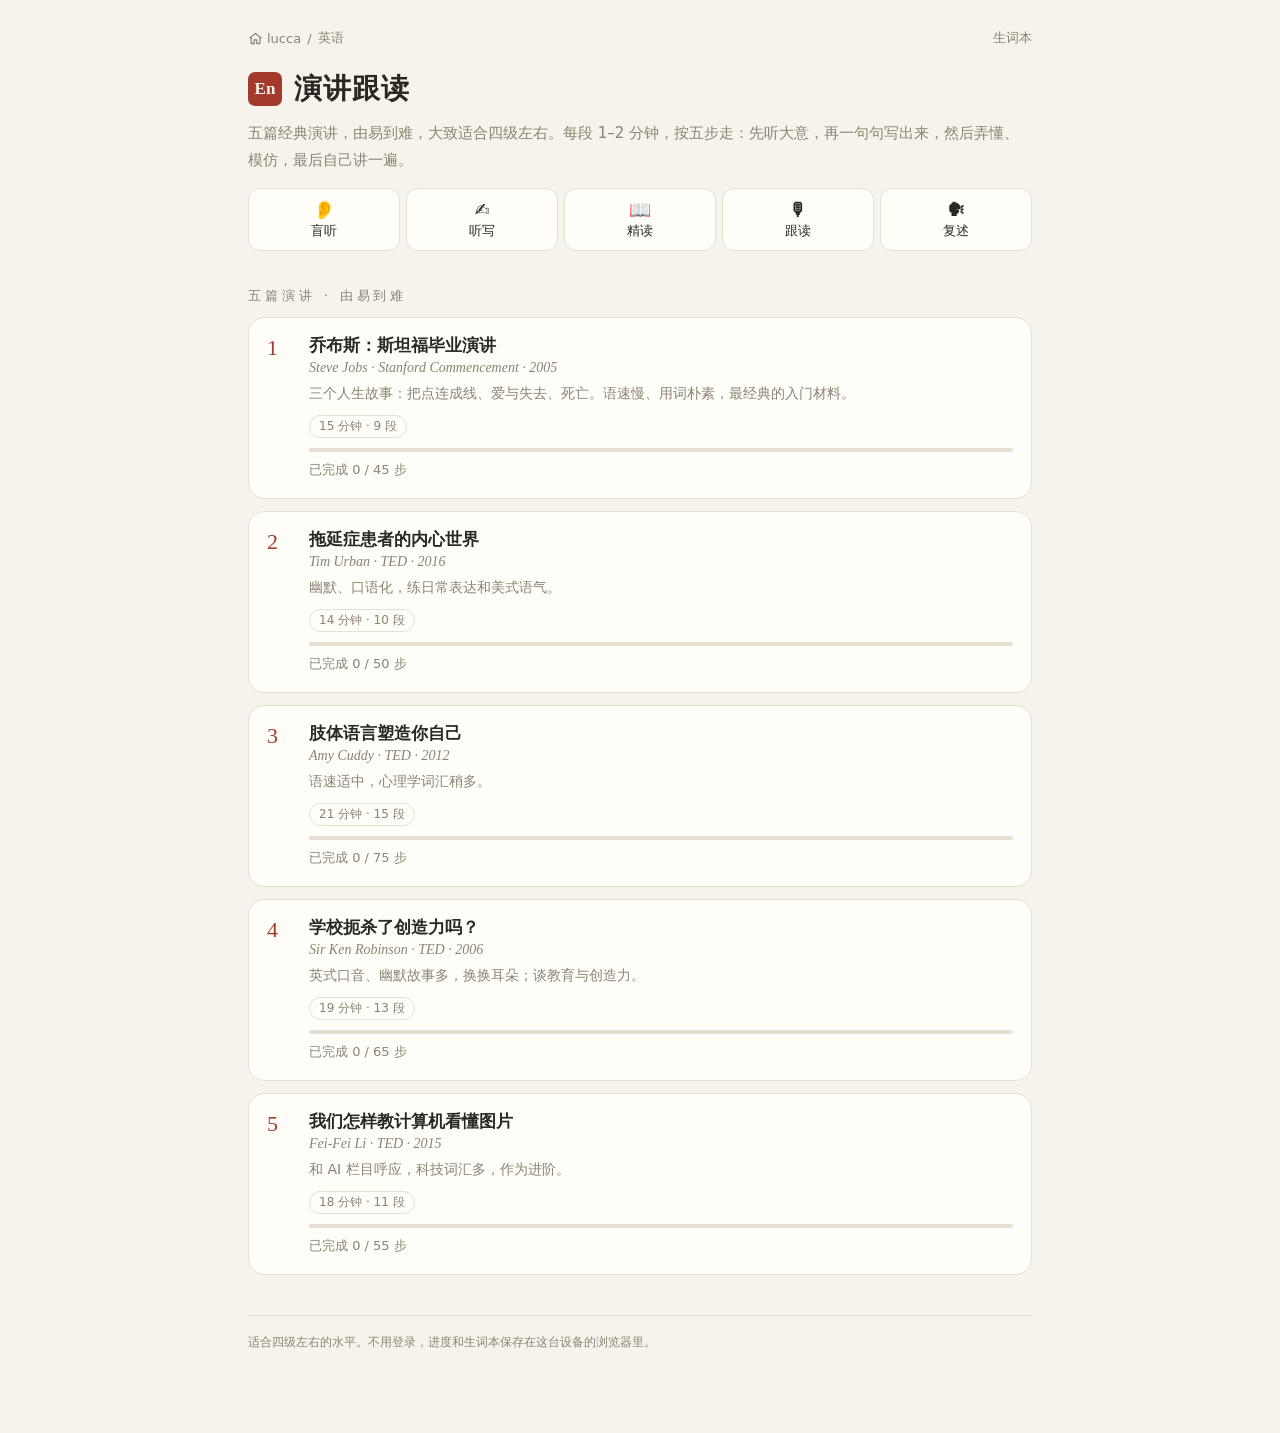
<file: site/index.html>
<!doctype html><html lang="zh-CN"><head>
<script>
var _hmt = _hmt || [];
(function () {
  var hm = document.createElement("script");
  hm.async = true;
  hm.src = "https://hm.baidu.com/hm.js?82534092f5051fd4adbfda616a3c2178";
  hm.onerror = function () {};
  var s = document.getElementsByTagName("script")[0];
  if (s && s.parentNode) s.parentNode.insertBefore(hm, s);
  else document.head.appendChild(hm);
})();
</script>
<meta charset="utf-8"><link rel="icon" href="/favicon.svg" type="image/svg+xml"><link rel="icon" href="/favicon.ico" sizes="any">
<meta name="viewport" content="width=device-width,initial-scale=1,viewport-fit=cover"><meta name="color-scheme" content="light dark"><meta name="theme-color" content="#f6f3ec" media="(prefers-color-scheme: light)"><meta name="theme-color" content="#16150f" media="(prefers-color-scheme: dark)">
<title>英语 · 演讲跟读</title><!--seo--><meta name="description" content="五篇英语演讲，由易到难，大致适合四级左右。每段 1–2 分钟：听大意、逐句听写、弄懂、模仿跟读、自己复述。"><link rel="canonical" href="https://en.lucca.top/"><meta property="og:type" content="website"><meta property="og:site_name" content="英语 · lucca"><meta property="og:title" content="英语 · 演讲跟读"><meta property="og:description" content="五篇英语演讲，由易到难，大致适合四级左右。每段 1–2 分钟：听大意、逐句听写、弄懂、模仿跟读、自己复述。"><meta property="og:url" content="https://en.lucca.top/"><meta property="og:locale" content="zh_CN"><meta property="og:image" content="https://en.lucca.top/og.png"><meta property="og:image:width" content="1200"><meta property="og:image:height" content="630"><meta property="og:image:alt" content="英语 · 演讲跟读"><meta name="twitter:card" content="summary_large_image"><meta name="twitter:image" content="https://en.lucca.top/og.png"><!--/seo-->
<link rel="stylesheet" href="assets/en.css">
</head><body>
<div class="wrap">
 <div class="crumb"><a class="home" href="https://www.lucca.top/" aria-label="回 lucca 首页"><svg viewBox="0 0 24 24" aria-hidden="true"><path d="M3 11l9-7 9 7M5 10v10h5v-6h4v6h5V10"/></svg><span>lucca</span></a><span>/</span><span>英语</span><span style="flex:1"></span><a href="vocab/">生词本 <b id="vc"></b></a></div>
 <div class="brand"><div class="seal">En</div><h1>演讲跟读</h1></div>
 <p class="tag">五篇经典演讲，由易到难，大致适合四级左右。每段 1–2 分钟，按五步走：先听大意，再一句句写出来，然后弄懂、模仿，最后自己讲一遍。</p>
 <div class="steps-intro"><div><b>👂</b>盲听</div><div><b>✍️</b>听写</div><div><b>📖</b>精读</div><div><b>🎙</b>跟读</div><div><b>🗣</b>复述</div></div>
 <div class="sec">五篇演讲 · 由易到难</div>
 <div class="list" id="list"></div>
 <div class="foot">适合四级左右的水平。不用登录，进度和生词本保存在这台设备的浏览器里。</div>
</div>
<script src="assets/core.js"></script>
<script>
/* 未完成只标「即将上线」，不写「已上线」或「可以读了」。 */
const T=[
 {n:1,href:'jobs/',zh:'乔布斯：斯坦福毕业演讲',en:'Steve Jobs · Stanford Commencement · 2005',d:'15 分钟 · 9 段',p:'三个人生故事：把点连成线、爱与失去、死亡。语速慢、用词朴素，最经典的入门材料。',live:true,slug:'jobs',segs:9},
 {n:2,href:'urban/',zh:'拖延症患者的内心世界',en:'Tim Urban · TED · 2016',d:'14 分钟 · 10 段',p:'幽默、口语化，练日常表达和美式语气。',live:true,slug:'urban',segs:10},
 {n:3,href:'cuddy/',zh:'肢体语言塑造你自己',en:'Amy Cuddy · TED · 2012',d:'21 分钟 · 15 段',p:'语速适中，心理学词汇稍多。',live:true,slug:'cuddy',segs:15},
 {n:4,href:'robinson/',zh:'学校扼杀了创造力吗？',en:'Sir Ken Robinson · TED · 2006',d:'19 分钟 · 13 段',p:'英式口音、幽默故事多，换换耳朵；谈教育与创造力。',live:true,slug:'robinson',segs:13},
 {n:5,href:'feifei/',zh:'我们怎样教计算机看懂图片',en:'Fei-Fei Li · TED · 2015',d:'18 分钟 · 11 段',p:'和 AI 栏目呼应，科技词汇多，作为进阶。',live:true,slug:'feifei',segs:11}];
const html=T.map(t=>{let prog='';if(t.live){const p=EN.LS.get('en.'+t.slug+'.p',{});const done=Object.values(p.done||{}).reduce((a,d)=>a+d.filter(Boolean).length,0),all=t.segs*5;prog='<div class="bar"><i style="width:'+(done/all*100)+'%"></i></div><div class="meta" style="margin-top:6px"><span class="note">已完成 '+done+' / '+all+' 步</span></div>'}
 return (t.live?'<a class="item" href="'+t.href+'">':'<div class="item soon">')+'<div class="num">'+t.n+'</div><div style="flex:1;min-width:0"><h3>'+t.zh+'</h3><div class="en">'+t.en+'</div><p>'+t.p+'</p><div class="meta">'+(t.live?'':'<span class="badge">即将上线</span>')+'<span class="badge">'+t.d+'</span></div>'+prog+'</div>'+(t.live?'</a>':'</div>')}).join('');
document.getElementById('list').innerHTML=html;
const n=Object.keys(EN.Vocab.all()).length;document.getElementById('vc').textContent=n||'';
</script></body></html>
</file>
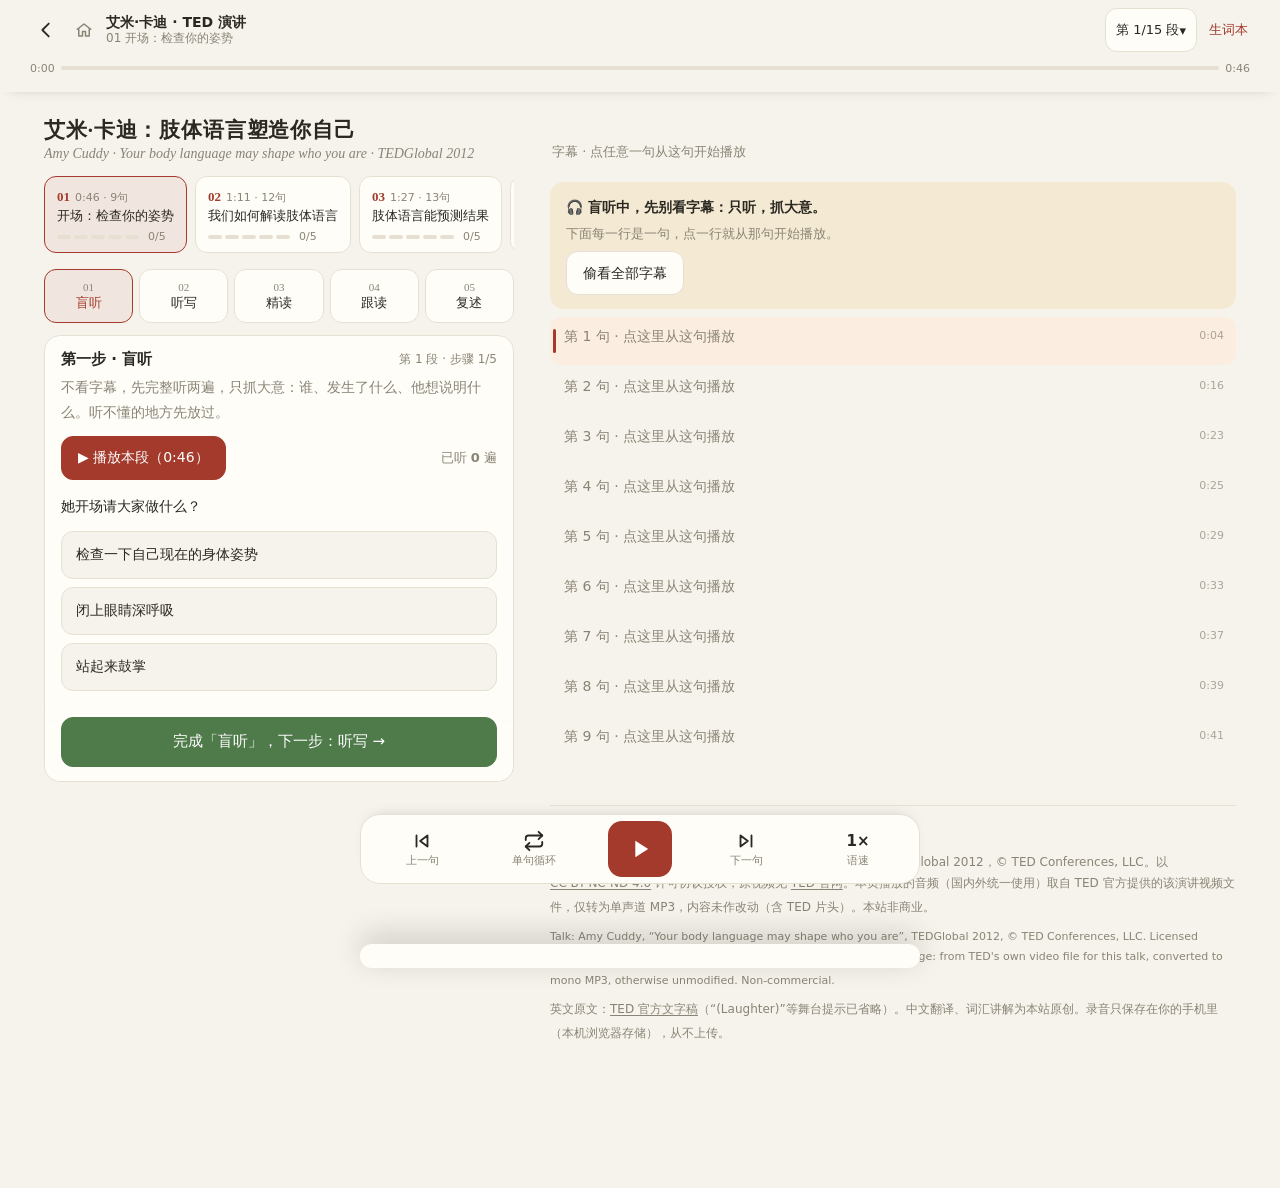
<file: site/cuddy/index.html>
<!doctype html><html lang="zh-CN"><head>
<script>
var _hmt = _hmt || [];
(function () {
  var hm = document.createElement("script");
  hm.async = true;
  hm.src = "https://hm.baidu.com/hm.js?82534092f5051fd4adbfda616a3c2178";
  hm.onerror = function () {};
  var s = document.getElementsByTagName("script")[0];
  if (s && s.parentNode) s.parentNode.insertBefore(hm, s);
  else document.head.appendChild(hm);
})();
</script>
<meta charset="utf-8"><link rel="icon" href="/favicon.svg" type="image/svg+xml"><link rel="icon" href="/favicon.ico" sizes="any">
<meta name="viewport" content="width=device-width,initial-scale=1,viewport-fit=cover">
<meta name="color-scheme" content="light dark">
<meta name="theme-color" content="#f6f3ec" media="(prefers-color-scheme: light)">
<meta name="theme-color" content="#16150f" media="(prefers-color-scheme: dark)">
<title>肢体语言塑造你自己 · 演讲跟读</title>
<!--seo--><meta name="description" content="艾米·卡迪 TED 演讲《肢体语言塑造你自己》逐段听写与跟读练习，附中文注释和生词。"><link rel="canonical" href="https://en.lucca.top/cuddy/"><meta property="og:type" content="article"><meta property="og:site_name" content="英语 · lucca"><meta property="og:title" content="肢体语言塑造你自己 · 演讲跟读"><meta property="og:description" content="艾米·卡迪 TED 演讲《肢体语言塑造你自己》逐段听写与跟读练习，附中文注释和生词。"><meta property="og:url" content="https://en.lucca.top/cuddy/"><meta property="og:locale" content="zh_CN"><meta property="og:image" content="https://en.lucca.top/og.png"><meta property="og:image:width" content="1200"><meta property="og:image:height" content="630"><meta property="og:image:alt" content="英语 · 演讲跟读"><meta name="twitter:card" content="summary_large_image"><meta name="twitter:image" content="https://en.lucca.top/og.png"><!--/seo-->
<link rel="stylesheet" href="../assets/en.css">
</head><body class="lesson">
<header class="topbar" id="stage">
 <div class="tb-row">
  <a class="tb-home" href="../" aria-label="返回英语首页"><svg viewBox="0 0 24 24"><path d="M15 5l-7 7 7 7"/></svg></a><a class="tb-lucca" href="https://www.lucca.top/" aria-label="回 lucca 首页"><svg viewBox="0 0 24 24" aria-hidden="true"><path d="M3 11l9-7 9 7M5 10v10h5v-6h4v6h5V10"/></svg></a>
  <div class="tb-title"><b>艾米·卡迪 · TED 演讲</b><span id="tbSeg"></span></div>
  <button class="tb-seg" id="bSegs" aria-label="选择段落"><span id="segNo"></span> ▾</button>
  <a class="tb-vocab" href="../vocab/">生词本<b id="vCount"></b></a>
 </div>
 <div class="tb-time"><span id="tCur">0:00</span><div class="timebar" id="timebar"><div class="tr"></div><div class="abz" id="abz" hidden></div><div class="fill" id="fill"></div></div><span id="tEnd">0:00</span></div>
</header>
<div class="wrap lgrid">
 <section class="colL">
  <div class="lessonhead">
   <h1>艾米·卡迪：肢体语言塑造你自己</h1>
   <div class="en">Amy Cuddy · Your body language may shape who you are · TEDGlobal 2012</div>
  </div>
  <div class="segs" id="segs"></div>
  <div class="tabs" id="tabs"></div>
  <div class="panel" id="panel"></div>
 </section>
 <section class="colR">
  <div class="tr-head"><span id="trTitle">字幕</span><div class="seg-ctl" id="subMode"><button data-m="en">EN</button><button data-m="zh">中</button><button data-m="bi">双语</button></div></div>
  <div class="cover" id="cover"></div>
  <div class="sents" id="sents"></div>

 <div class="foot" id="credit">
  <p><b>出处 · Credits</b></p>
  <p>演讲：艾米·卡迪（Amy Cuddy），《肢体语言塑造你自己》，TEDGlobal 2012，© TED Conferences, LLC。以 <a href="https://creativecommons.org/licenses/by-nc-nd/4.0/" target="_blank" rel="noopener">CC BY-NC-ND 4.0</a> 许可协议授权，原视频见 <a href="https://www.ted.com/talks/amy_cuddy_your_body_language_may_shape_who_you_are" target="_blank" rel="noopener">TED 官网</a>。本页播放的音频（国内外统一使用）取自 TED 官方提供的该演讲视频文件，仅转为单声道 MP3，内容未作改动（含 TED 片头）。本站非商业。</p>
  <p lang="en">Talk: Amy Cuddy, “Your body language may shape who you are”, TEDGlobal 2012, © TED Conferences, LLC. Licensed <a href="https://creativecommons.org/licenses/by-nc-nd/4.0/" target="_blank" rel="noopener">CC BY-NC-ND 4.0</a> (original video: <a href="https://www.ted.com/talks/amy_cuddy_your_body_language_may_shape_who_you_are" target="_blank" rel="noopener">ted.com</a>). Audio played on this page: from TED's own video file for this talk, converted to mono MP3, otherwise unmodified. Non-commercial.</p>
  <p>英文原文：<a href="https://www.ted.com/talks/amy_cuddy_your_body_language_may_shape_who_you_are/transcript" target="_blank" rel="noopener">TED 官方文字稿</a>（“(Laughter)”等舞台提示已省略）。中文翻译、词汇讲解为本站原创。录音只保存在你的手机里（本机浏览器存储），从不上传。</p>
 </div>
 </section>
</div>
<button class="tocur" id="toCur" hidden>回到当前句 ↓</button>
<div class="loopchip" id="loopChip" hidden></div>
<nav class="thumb" id="thumb" aria-label="播放控制">
 <button id="bPrev" aria-label="上一句"><svg viewBox="0 0 24 24"><path d="M18 6l-8 6 8 6V6zM6 6v12"/></svg><span>上一句</span></button>
 <button id="bRep" aria-label="单句循环"><svg viewBox="0 0 24 24"><path d="M17 2l4 4-4 4"/><path d="M3 11V9a3 3 0 0 1 3-3h15M7 22l-4-4 4-4"/><path d="M21 13v2a3 3 0 0 1-3 3H3"/></svg><span>单句循环</span></button>
 <button id="bPlay" class="play" aria-label="播放"><svg viewBox="0 0 24 24" id="icPlay"><path d="M8 5v14l11-7z"/></svg></button>
 <button id="bNext" aria-label="下一句"><svg viewBox="0 0 24 24"><path d="M6 6l8 6-8 6V6zM18 6v12"/></svg><span>下一句</span></button>
 <button id="bAB" class="ab" aria-label="A-B 循环"><b class="lbl" id="abTxt">A-B</b><span>区间</span></button>
 <button id="bRate" aria-label="语速"><b class="lbl" id="rateTxt">1×</b><span>语速</span></button>
</nav>
<div class="sheet-bg" id="sheetBg"></div><div class="sheet" id="sheet" role="dialog"></div>
<script src="data.js"></script><script src="../assets/core.js"></script><script src="../assets/player.js"></script><script src="../assets/lesson.js"></script>
</body></html>
</file>
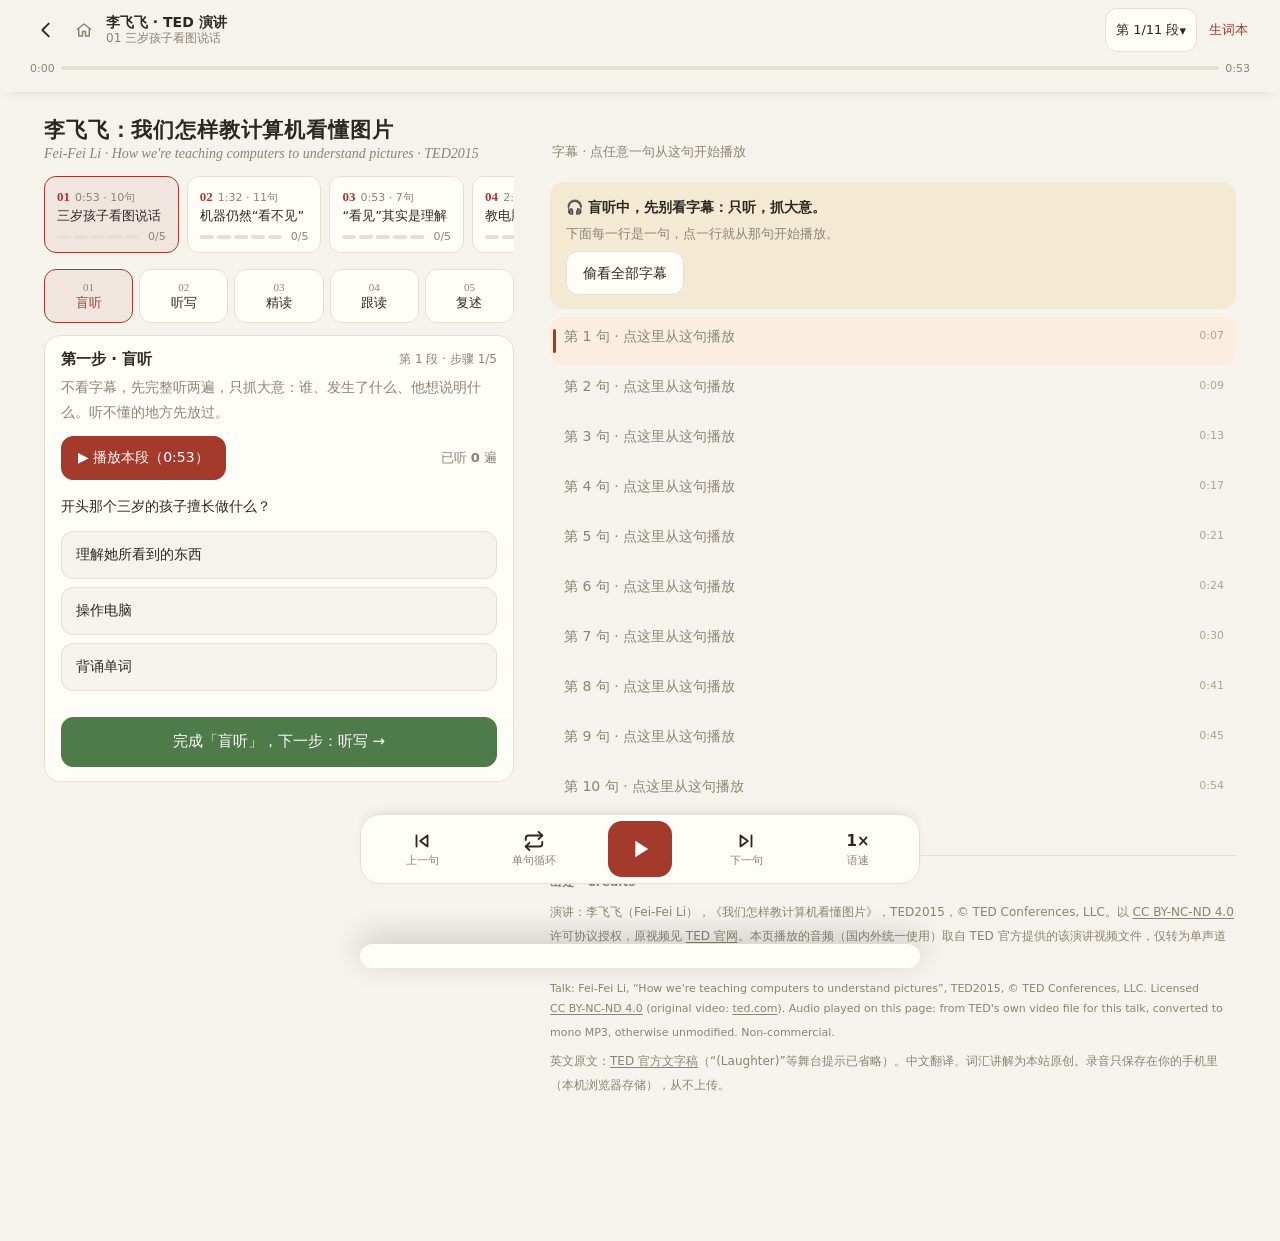
<file: site/feifei/index.html>
<!doctype html><html lang="zh-CN"><head>
<script>
var _hmt = _hmt || [];
(function () {
  var hm = document.createElement("script");
  hm.async = true;
  hm.src = "https://hm.baidu.com/hm.js?82534092f5051fd4adbfda616a3c2178";
  hm.onerror = function () {};
  var s = document.getElementsByTagName("script")[0];
  if (s && s.parentNode) s.parentNode.insertBefore(hm, s);
  else document.head.appendChild(hm);
})();
</script>
<meta charset="utf-8"><link rel="icon" href="/favicon.svg" type="image/svg+xml"><link rel="icon" href="/favicon.ico" sizes="any">
<meta name="viewport" content="width=device-width,initial-scale=1,viewport-fit=cover">
<meta name="color-scheme" content="light dark">
<meta name="theme-color" content="#f6f3ec" media="(prefers-color-scheme: light)">
<meta name="theme-color" content="#16150f" media="(prefers-color-scheme: dark)">
<title>我们怎样教计算机看懂图片 · 演讲跟读</title>
<!--seo--><meta name="description" content="李飞飞 TED 演讲《我们怎样教计算机看懂图片》逐段听写与跟读练习，附中文注释和生词。"><link rel="canonical" href="https://en.lucca.top/feifei/"><meta property="og:type" content="article"><meta property="og:site_name" content="英语 · lucca"><meta property="og:title" content="我们怎样教计算机看懂图片 · 演讲跟读"><meta property="og:description" content="李飞飞 TED 演讲《我们怎样教计算机看懂图片》逐段听写与跟读练习，附中文注释和生词。"><meta property="og:url" content="https://en.lucca.top/feifei/"><meta property="og:locale" content="zh_CN"><meta property="og:image" content="https://en.lucca.top/og.png"><meta property="og:image:width" content="1200"><meta property="og:image:height" content="630"><meta property="og:image:alt" content="英语 · 演讲跟读"><meta name="twitter:card" content="summary_large_image"><meta name="twitter:image" content="https://en.lucca.top/og.png"><!--/seo-->
<link rel="stylesheet" href="../assets/en.css">
</head><body class="lesson">
<header class="topbar" id="stage">
 <div class="tb-row">
  <a class="tb-home" href="../" aria-label="返回英语首页"><svg viewBox="0 0 24 24"><path d="M15 5l-7 7 7 7"/></svg></a><a class="tb-lucca" href="https://www.lucca.top/" aria-label="回 lucca 首页"><svg viewBox="0 0 24 24" aria-hidden="true"><path d="M3 11l9-7 9 7M5 10v10h5v-6h4v6h5V10"/></svg></a>
  <div class="tb-title"><b>李飞飞 · TED 演讲</b><span id="tbSeg"></span></div>
  <button class="tb-seg" id="bSegs" aria-label="选择段落"><span id="segNo"></span> ▾</button>
  <a class="tb-vocab" href="../vocab/">生词本<b id="vCount"></b></a>
 </div>
 <div class="tb-time"><span id="tCur">0:00</span><div class="timebar" id="timebar"><div class="tr"></div><div class="abz" id="abz" hidden></div><div class="fill" id="fill"></div></div><span id="tEnd">0:00</span></div>
</header>
<div class="wrap lgrid">
 <section class="colL">
  <div class="lessonhead">
   <h1>李飞飞：我们怎样教计算机看懂图片</h1>
   <div class="en">Fei-Fei Li · How we're teaching computers to understand pictures · TED2015</div>
  </div>
  <div class="segs" id="segs"></div>
  <div class="tabs" id="tabs"></div>
  <div class="panel" id="panel"></div>
 </section>
 <section class="colR">
  <div class="tr-head"><span id="trTitle">字幕</span><div class="seg-ctl" id="subMode"><button data-m="en">EN</button><button data-m="zh">中</button><button data-m="bi">双语</button></div></div>
  <div class="cover" id="cover"></div>
  <div class="sents" id="sents"></div>

 <div class="foot" id="credit">
  <p><b>出处 · Credits</b></p>
  <p>演讲：李飞飞（Fei-Fei Li），《我们怎样教计算机看懂图片》，TED2015，© TED Conferences, LLC。以 <a href="https://creativecommons.org/licenses/by-nc-nd/4.0/" target="_blank" rel="noopener">CC BY-NC-ND 4.0</a> 许可协议授权，原视频见 <a href="https://www.ted.com/talks/fei_fei_li_how_we_re_teaching_computers_to_understand_pictures" target="_blank" rel="noopener">TED 官网</a>。本页播放的音频（国内外统一使用）取自 TED 官方提供的该演讲视频文件，仅转为单声道 MP3，内容未作改动（含 TED 片头）。本站非商业。</p>
  <p lang="en">Talk: Fei-Fei Li, “How we're teaching computers to understand pictures”, TED2015, © TED Conferences, LLC. Licensed <a href="https://creativecommons.org/licenses/by-nc-nd/4.0/" target="_blank" rel="noopener">CC BY-NC-ND 4.0</a> (original video: <a href="https://www.ted.com/talks/fei_fei_li_how_we_re_teaching_computers_to_understand_pictures" target="_blank" rel="noopener">ted.com</a>). Audio played on this page: from TED's own video file for this talk, converted to mono MP3, otherwise unmodified. Non-commercial.</p>
  <p>英文原文：<a href="https://www.ted.com/talks/fei_fei_li_how_we_re_teaching_computers_to_understand_pictures/transcript" target="_blank" rel="noopener">TED 官方文字稿</a>（“(Laughter)”等舞台提示已省略）。中文翻译、词汇讲解为本站原创。录音只保存在你的手机里（本机浏览器存储），从不上传。</p>
 </div>
 </section>
</div>
<button class="tocur" id="toCur" hidden>回到当前句 ↓</button>
<div class="loopchip" id="loopChip" hidden></div>
<nav class="thumb" id="thumb" aria-label="播放控制">
 <button id="bPrev" aria-label="上一句"><svg viewBox="0 0 24 24"><path d="M18 6l-8 6 8 6V6zM6 6v12"/></svg><span>上一句</span></button>
 <button id="bRep" aria-label="单句循环"><svg viewBox="0 0 24 24"><path d="M17 2l4 4-4 4"/><path d="M3 11V9a3 3 0 0 1 3-3h15M7 22l-4-4 4-4"/><path d="M21 13v2a3 3 0 0 1-3 3H3"/></svg><span>单句循环</span></button>
 <button id="bPlay" class="play" aria-label="播放"><svg viewBox="0 0 24 24" id="icPlay"><path d="M8 5v14l11-7z"/></svg></button>
 <button id="bNext" aria-label="下一句"><svg viewBox="0 0 24 24"><path d="M6 6l8 6-8 6V6zM18 6v12"/></svg><span>下一句</span></button>
 <button id="bAB" class="ab" aria-label="A-B 循环"><b class="lbl" id="abTxt">A-B</b><span>区间</span></button>
 <button id="bRate" aria-label="语速"><b class="lbl" id="rateTxt">1×</b><span>语速</span></button>
</nav>
<div class="sheet-bg" id="sheetBg"></div><div class="sheet" id="sheet" role="dialog"></div>
<script src="data.js"></script><script src="../assets/core.js"></script><script src="../assets/player.js"></script><script src="../assets/lesson.js"></script>
</body></html>
</file>
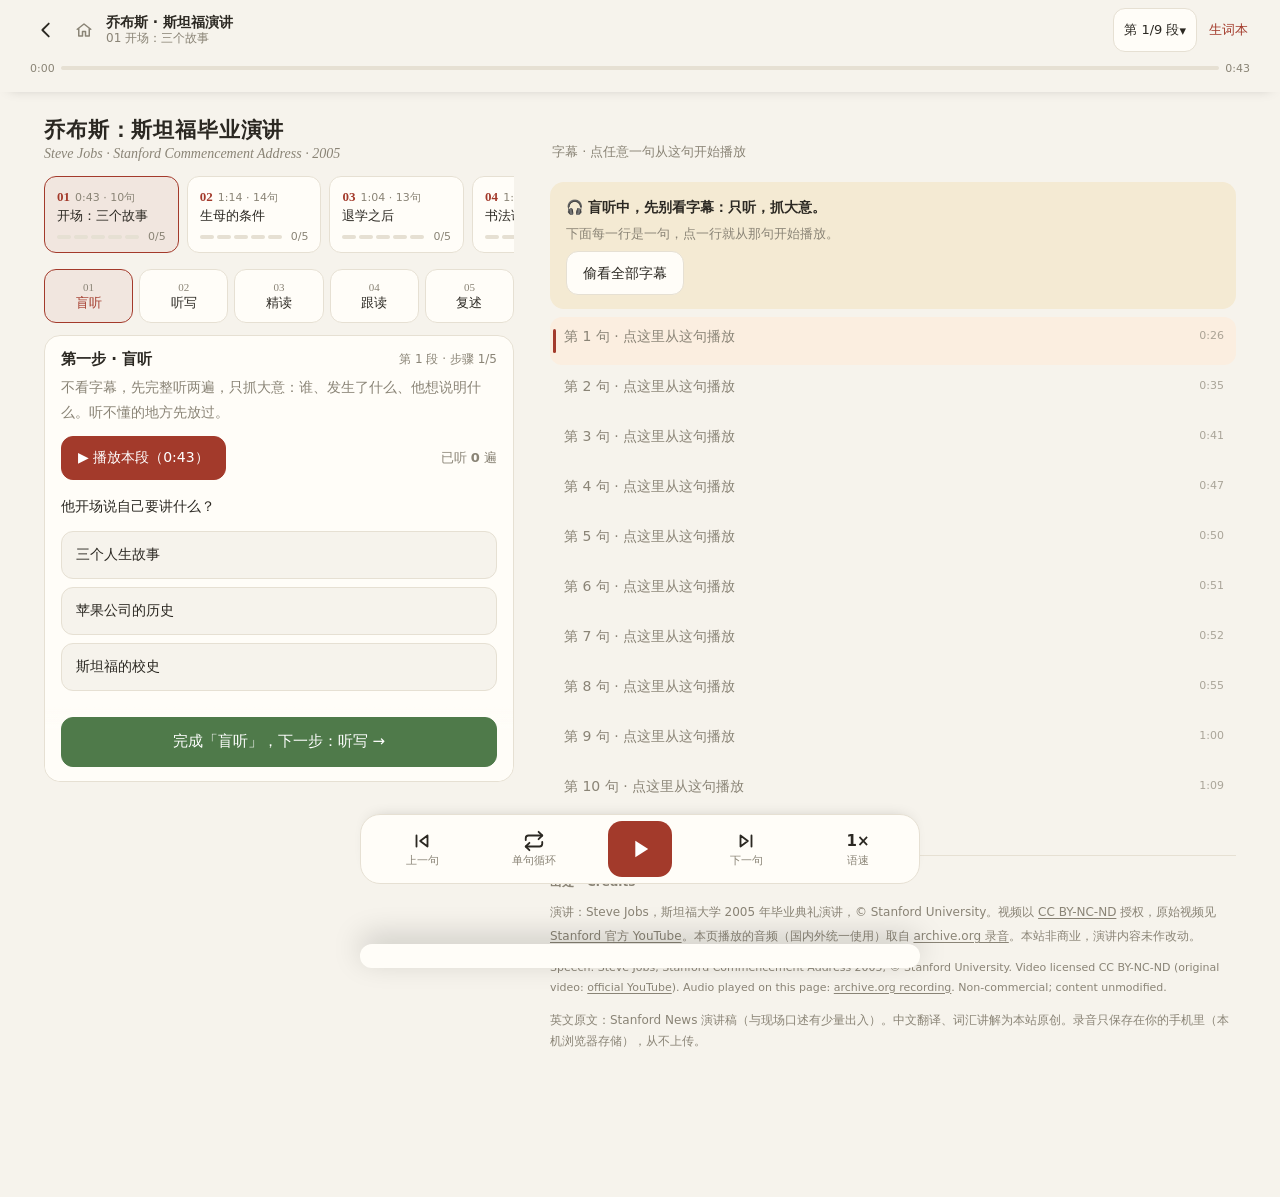
<file: site/jobs/index.html>
<!doctype html><html lang="zh-CN"><head>
<script>
var _hmt = _hmt || [];
(function () {
  var hm = document.createElement("script");
  hm.async = true;
  hm.src = "https://hm.baidu.com/hm.js?82534092f5051fd4adbfda616a3c2178";
  hm.onerror = function () {};
  var s = document.getElementsByTagName("script")[0];
  if (s && s.parentNode) s.parentNode.insertBefore(hm, s);
  else document.head.appendChild(hm);
})();
</script>
<meta charset="utf-8"><link rel="icon" href="/favicon.svg" type="image/svg+xml"><link rel="icon" href="/favicon.ico" sizes="any">
<meta name="viewport" content="width=device-width,initial-scale=1,viewport-fit=cover">
<meta name="color-scheme" content="light dark">
<meta name="theme-color" content="#f6f3ec" media="(prefers-color-scheme: light)">
<meta name="theme-color" content="#16150f" media="(prefers-color-scheme: dark)">
<title>乔布斯斯坦福毕业演讲 · 演讲跟读</title>
<!--seo--><meta name="description" content="乔布斯 2005 年斯坦福毕业演讲逐段听写与跟读练习，附中文注释和生词。"><link rel="canonical" href="https://en.lucca.top/jobs/"><meta property="og:type" content="article"><meta property="og:site_name" content="英语 · lucca"><meta property="og:title" content="乔布斯斯坦福毕业演讲 · 演讲跟读"><meta property="og:description" content="乔布斯 2005 年斯坦福毕业演讲逐段听写与跟读练习，附中文注释和生词。"><meta property="og:url" content="https://en.lucca.top/jobs/"><meta property="og:locale" content="zh_CN"><meta property="og:image" content="https://en.lucca.top/og.png"><meta property="og:image:width" content="1200"><meta property="og:image:height" content="630"><meta property="og:image:alt" content="英语 · 演讲跟读"><meta name="twitter:card" content="summary_large_image"><meta name="twitter:image" content="https://en.lucca.top/og.png"><!--/seo-->
<link rel="stylesheet" href="../assets/en.css">
</head><body class="lesson">
<header class="topbar" id="stage">
 <div class="tb-row">
  <a class="tb-home" href="../" aria-label="返回英语首页"><svg viewBox="0 0 24 24"><path d="M15 5l-7 7 7 7"/></svg></a><a class="tb-lucca" href="https://www.lucca.top/" aria-label="回 lucca 首页"><svg viewBox="0 0 24 24" aria-hidden="true"><path d="M3 11l9-7 9 7M5 10v10h5v-6h4v6h5V10"/></svg></a>
  <div class="tb-title"><b>乔布斯 · 斯坦福演讲</b><span id="tbSeg"></span></div>
  <button class="tb-seg" id="bSegs" aria-label="选择段落"><span id="segNo"></span> ▾</button>
  <a class="tb-vocab" href="../vocab/">生词本<b id="vCount"></b></a>
 </div>
 <div class="tb-time"><span id="tCur">0:00</span><div class="timebar" id="timebar"><div class="tr"></div><div class="abz" id="abz" hidden></div><div class="fill" id="fill"></div></div><span id="tEnd">0:00</span></div>
</header>
<div class="wrap lgrid">
 <section class="colL">
  <div class="lessonhead">
   <h1>乔布斯：斯坦福毕业演讲</h1>
   <div class="en">Steve Jobs · Stanford Commencement Address · 2005</div>
  </div>
  <div class="segs" id="segs"></div>
  <div class="tabs" id="tabs"></div>
  <div class="panel" id="panel"></div>
 </section>
 <section class="colR">
  <div class="tr-head"><span id="trTitle">字幕</span><div class="seg-ctl" id="subMode"><button data-m="en">EN</button><button data-m="zh">中</button><button data-m="bi">双语</button></div></div>
  <div class="cover" id="cover"></div>
  <div class="sents" id="sents"></div>

 <div class="foot" id="credit">
  <p><b>出处 · Credits</b></p>
  <p>演讲：Steve Jobs，斯坦福大学 2005 年毕业典礼演讲，© Stanford University。视频以 <a href="https://creativecommons.org/licenses/by-nc-nd/3.0/" target="_blank" rel="noopener">CC BY-NC-ND</a> 授权，原始视频见 <a href="https://www.youtube.com/watch?v=UF8uR6Z6KLc" target="_blank" rel="noopener">Stanford 官方 YouTube</a>。本页播放的音频（国内外统一使用）取自 <a href="https://archive.org/details/SteveJobsSpeechAtStanfordUniversity" target="_blank" rel="noopener">archive.org 录音</a>。本站非商业，演讲内容未作改动。</p>
  <p lang="en">Speech: Steve Jobs, Stanford Commencement Address 2005, © Stanford University. Video licensed CC BY-NC-ND (original video: <a href="https://www.youtube.com/watch?v=UF8uR6Z6KLc" target="_blank" rel="noopener">official YouTube</a>). Audio played on this page: <a href="https://archive.org/details/SteveJobsSpeechAtStanfordUniversity" target="_blank" rel="noopener">archive.org recording</a>. Non-commercial; content unmodified.</p>
  <p>英文原文：Stanford News 演讲稿（与现场口述有少量出入）。中文翻译、词汇讲解为本站原创。录音只保存在你的手机里（本机浏览器存储），从不上传。</p>
 </div>
 </section>
</div>
<button class="tocur" id="toCur" hidden>回到当前句 ↓</button>
<div class="loopchip" id="loopChip" hidden></div>
<nav class="thumb" id="thumb" aria-label="播放控制">
 <button id="bPrev" aria-label="上一句"><svg viewBox="0 0 24 24"><path d="M18 6l-8 6 8 6V6zM6 6v12"/></svg><span>上一句</span></button>
 <button id="bRep" aria-label="单句循环"><svg viewBox="0 0 24 24"><path d="M17 2l4 4-4 4"/><path d="M3 11V9a3 3 0 0 1 3-3h15M7 22l-4-4 4-4"/><path d="M21 13v2a3 3 0 0 1-3 3H3"/></svg><span>单句循环</span></button>
 <button id="bPlay" class="play" aria-label="播放"><svg viewBox="0 0 24 24" id="icPlay"><path d="M8 5v14l11-7z"/></svg></button>
 <button id="bNext" aria-label="下一句"><svg viewBox="0 0 24 24"><path d="M6 6l8 6-8 6V6zM18 6v12"/></svg><span>下一句</span></button>
 <button id="bAB" class="ab" aria-label="A-B 循环"><b class="lbl" id="abTxt">A-B</b><span>区间</span></button>
 <button id="bRate" aria-label="语速"><b class="lbl" id="rateTxt">1×</b><span>语速</span></button>
</nav>
<div class="sheet-bg" id="sheetBg"></div><div class="sheet" id="sheet" role="dialog"></div>
<script src="data.js"></script><script src="../assets/core.js"></script><script src="../assets/player.js"></script><script src="../assets/lesson.js"></script>
</body></html>
</file>
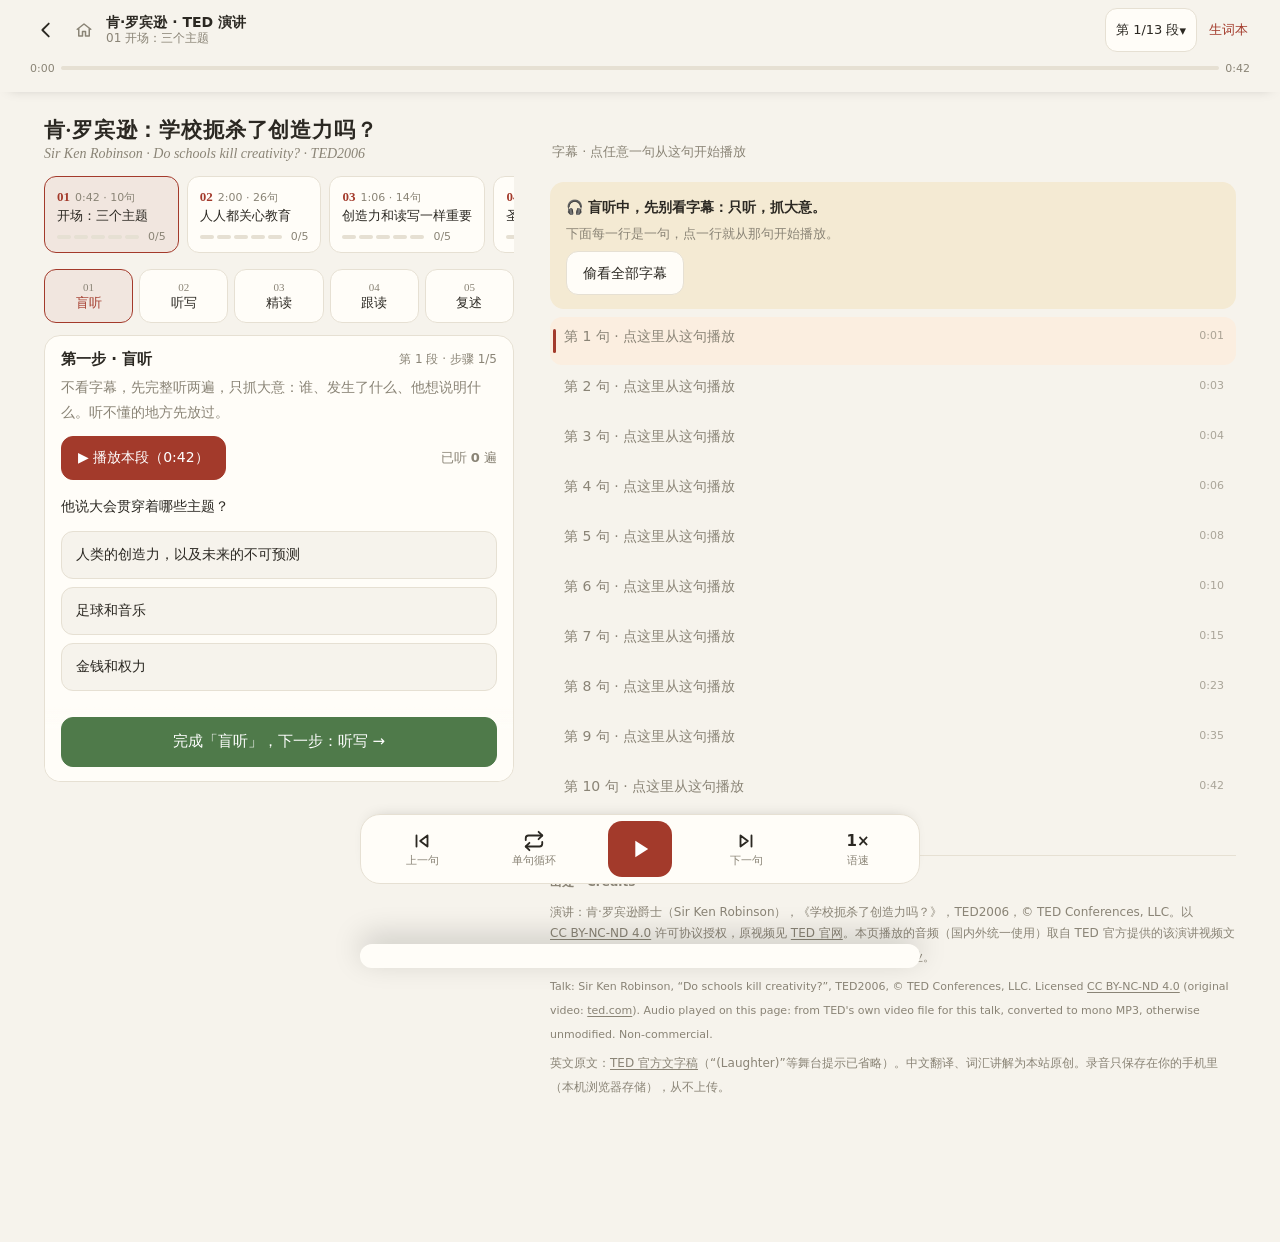
<file: site/robinson/index.html>
<!doctype html><html lang="zh-CN"><head>
<script>
var _hmt = _hmt || [];
(function () {
  var hm = document.createElement("script");
  hm.async = true;
  hm.src = "https://hm.baidu.com/hm.js?82534092f5051fd4adbfda616a3c2178";
  hm.onerror = function () {};
  var s = document.getElementsByTagName("script")[0];
  if (s && s.parentNode) s.parentNode.insertBefore(hm, s);
  else document.head.appendChild(hm);
})();
</script>
<meta charset="utf-8"><link rel="icon" href="/favicon.svg" type="image/svg+xml"><link rel="icon" href="/favicon.ico" sizes="any">
<meta name="viewport" content="width=device-width,initial-scale=1,viewport-fit=cover">
<meta name="color-scheme" content="light dark">
<meta name="theme-color" content="#f6f3ec" media="(prefers-color-scheme: light)">
<meta name="theme-color" content="#16150f" media="(prefers-color-scheme: dark)">
<title>学校扼杀了创造力吗？ · 演讲跟读</title>
<!--seo--><meta name="description" content="肯·罗宾逊 TED 演讲《学校扼杀了创造力吗？》逐段听写与跟读练习，附中文注释和生词。"><link rel="canonical" href="https://en.lucca.top/robinson/"><meta property="og:type" content="article"><meta property="og:site_name" content="英语 · lucca"><meta property="og:title" content="学校扼杀了创造力吗？ · 演讲跟读"><meta property="og:description" content="肯·罗宾逊 TED 演讲《学校扼杀了创造力吗？》逐段听写与跟读练习，附中文注释和生词。"><meta property="og:url" content="https://en.lucca.top/robinson/"><meta property="og:locale" content="zh_CN"><meta property="og:image" content="https://en.lucca.top/og.png"><meta property="og:image:width" content="1200"><meta property="og:image:height" content="630"><meta property="og:image:alt" content="英语 · 演讲跟读"><meta name="twitter:card" content="summary_large_image"><meta name="twitter:image" content="https://en.lucca.top/og.png"><!--/seo-->
<link rel="stylesheet" href="../assets/en.css">
</head><body class="lesson">
<header class="topbar" id="stage">
 <div class="tb-row">
  <a class="tb-home" href="../" aria-label="返回英语首页"><svg viewBox="0 0 24 24"><path d="M15 5l-7 7 7 7"/></svg></a><a class="tb-lucca" href="https://www.lucca.top/" aria-label="回 lucca 首页"><svg viewBox="0 0 24 24" aria-hidden="true"><path d="M3 11l9-7 9 7M5 10v10h5v-6h4v6h5V10"/></svg></a>
  <div class="tb-title"><b>肯·罗宾逊 · TED 演讲</b><span id="tbSeg"></span></div>
  <button class="tb-seg" id="bSegs" aria-label="选择段落"><span id="segNo"></span> ▾</button>
  <a class="tb-vocab" href="../vocab/">生词本<b id="vCount"></b></a>
 </div>
 <div class="tb-time"><span id="tCur">0:00</span><div class="timebar" id="timebar"><div class="tr"></div><div class="abz" id="abz" hidden></div><div class="fill" id="fill"></div></div><span id="tEnd">0:00</span></div>
</header>
<div class="wrap lgrid">
 <section class="colL">
  <div class="lessonhead">
   <h1>肯·罗宾逊：学校扼杀了创造力吗？</h1>
   <div class="en">Sir Ken Robinson · Do schools kill creativity? · TED2006</div>
  </div>
  <div class="segs" id="segs"></div>
  <div class="tabs" id="tabs"></div>
  <div class="panel" id="panel"></div>
 </section>
 <section class="colR">
  <div class="tr-head"><span id="trTitle">字幕</span><div class="seg-ctl" id="subMode"><button data-m="en">EN</button><button data-m="zh">中</button><button data-m="bi">双语</button></div></div>
  <div class="cover" id="cover"></div>
  <div class="sents" id="sents"></div>

 <div class="foot" id="credit">
  <p><b>出处 · Credits</b></p>
  <p>演讲：肯·罗宾逊爵士（Sir Ken Robinson），《学校扼杀了创造力吗？》，TED2006，© TED Conferences, LLC。以 <a href="https://creativecommons.org/licenses/by-nc-nd/4.0/" target="_blank" rel="noopener">CC BY-NC-ND 4.0</a> 许可协议授权，原视频见 <a href="https://www.ted.com/talks/sir_ken_robinson_do_schools_kill_creativity" target="_blank" rel="noopener">TED 官网</a>。本页播放的音频（国内外统一使用）取自 TED 官方提供的该演讲视频文件，仅转为单声道 MP3，内容未作改动（含 TED 片头）。本站非商业。</p>
  <p lang="en">Talk: Sir Ken Robinson, “Do schools kill creativity?”, TED2006, © TED Conferences, LLC. Licensed <a href="https://creativecommons.org/licenses/by-nc-nd/4.0/" target="_blank" rel="noopener">CC BY-NC-ND 4.0</a> (original video: <a href="https://www.ted.com/talks/sir_ken_robinson_do_schools_kill_creativity" target="_blank" rel="noopener">ted.com</a>). Audio played on this page: from TED's own video file for this talk, converted to mono MP3, otherwise unmodified. Non-commercial.</p>
  <p>英文原文：<a href="https://www.ted.com/talks/sir_ken_robinson_do_schools_kill_creativity/transcript" target="_blank" rel="noopener">TED 官方文字稿</a>（“(Laughter)”等舞台提示已省略）。中文翻译、词汇讲解为本站原创。录音只保存在你的手机里（本机浏览器存储），从不上传。</p>
 </div>
 </section>
</div>
<button class="tocur" id="toCur" hidden>回到当前句 ↓</button>
<div class="loopchip" id="loopChip" hidden></div>
<nav class="thumb" id="thumb" aria-label="播放控制">
 <button id="bPrev" aria-label="上一句"><svg viewBox="0 0 24 24"><path d="M18 6l-8 6 8 6V6zM6 6v12"/></svg><span>上一句</span></button>
 <button id="bRep" aria-label="单句循环"><svg viewBox="0 0 24 24"><path d="M17 2l4 4-4 4"/><path d="M3 11V9a3 3 0 0 1 3-3h15M7 22l-4-4 4-4"/><path d="M21 13v2a3 3 0 0 1-3 3H3"/></svg><span>单句循环</span></button>
 <button id="bPlay" class="play" aria-label="播放"><svg viewBox="0 0 24 24" id="icPlay"><path d="M8 5v14l11-7z"/></svg></button>
 <button id="bNext" aria-label="下一句"><svg viewBox="0 0 24 24"><path d="M6 6l8 6-8 6V6zM18 6v12"/></svg><span>下一句</span></button>
 <button id="bAB" class="ab" aria-label="A-B 循环"><b class="lbl" id="abTxt">A-B</b><span>区间</span></button>
 <button id="bRate" aria-label="语速"><b class="lbl" id="rateTxt">1×</b><span>语速</span></button>
</nav>
<div class="sheet-bg" id="sheetBg"></div><div class="sheet" id="sheet" role="dialog"></div>
<script src="data.js"></script><script src="../assets/core.js"></script><script src="../assets/player.js"></script><script src="../assets/lesson.js"></script>
</body></html>
</file>
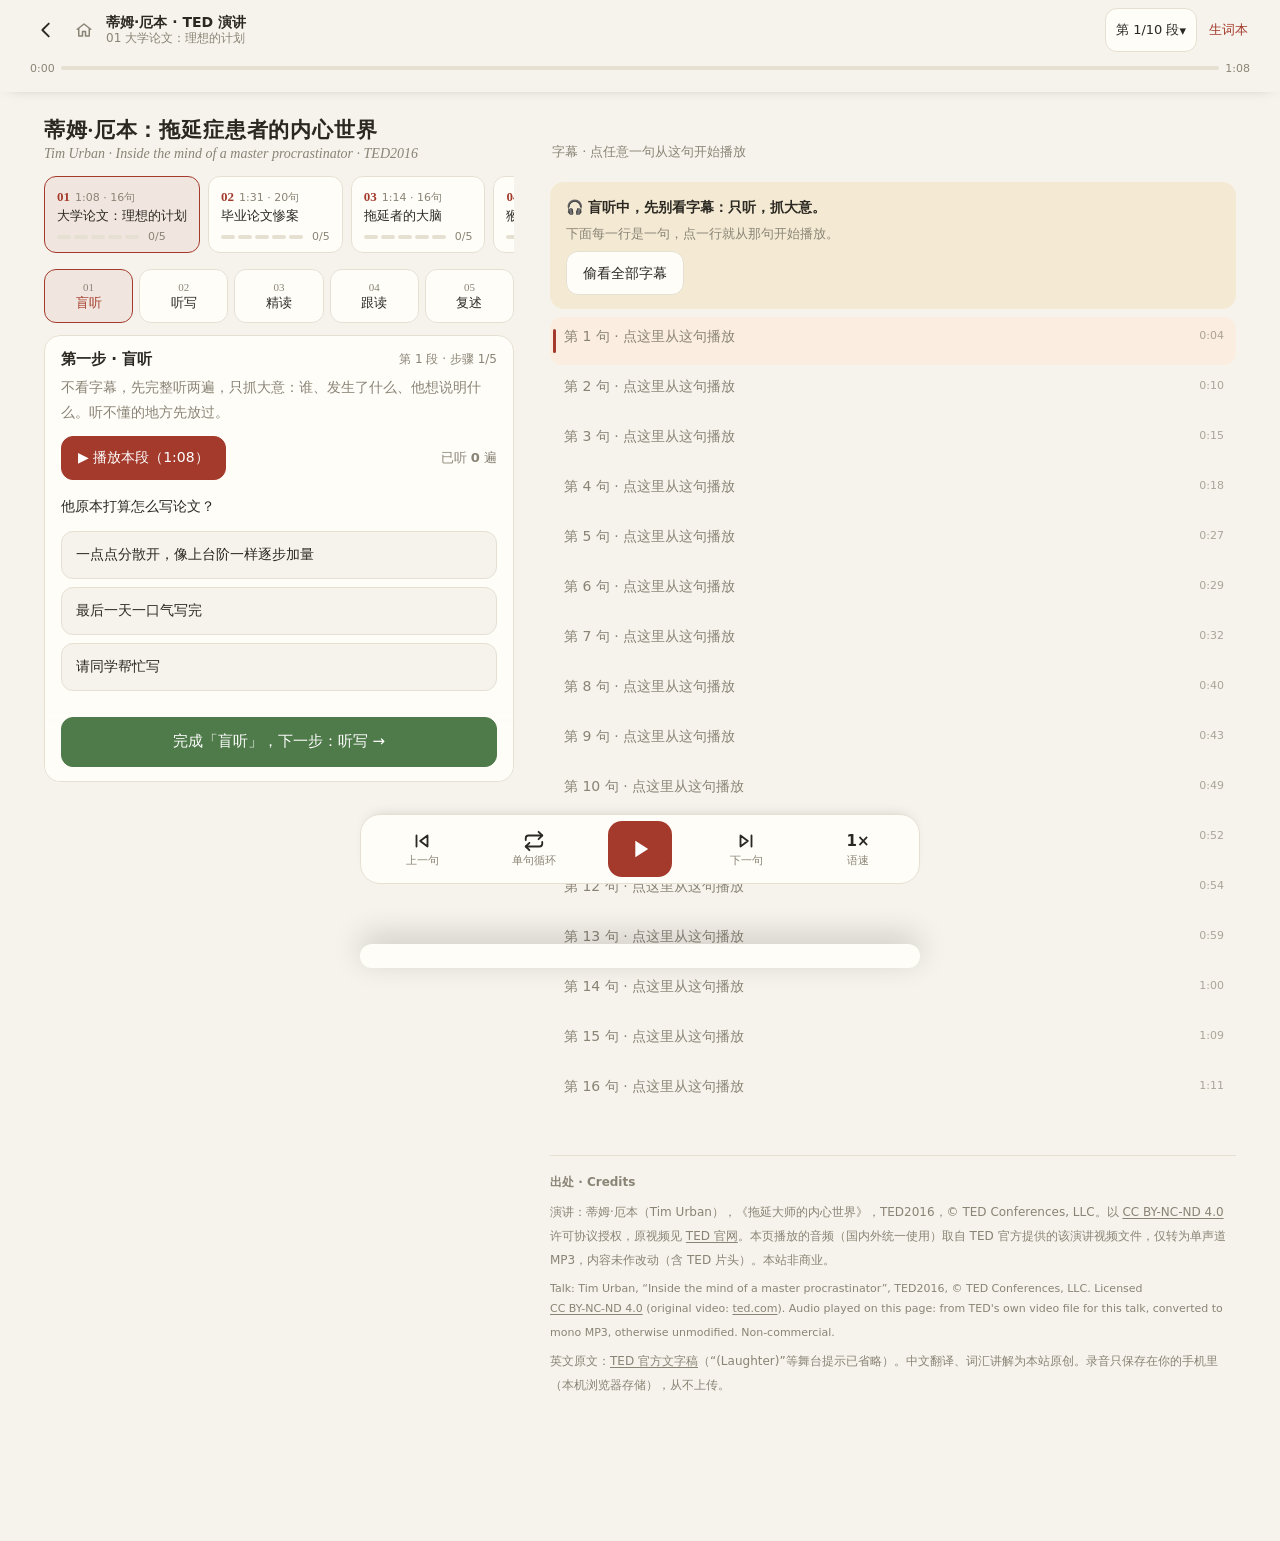
<file: site/urban/index.html>
<!doctype html><html lang="zh-CN"><head>
<script>
var _hmt = _hmt || [];
(function () {
  var hm = document.createElement("script");
  hm.async = true;
  hm.src = "https://hm.baidu.com/hm.js?82534092f5051fd4adbfda616a3c2178";
  hm.onerror = function () {};
  var s = document.getElementsByTagName("script")[0];
  if (s && s.parentNode) s.parentNode.insertBefore(hm, s);
  else document.head.appendChild(hm);
})();
</script>
<meta charset="utf-8"><link rel="icon" href="/favicon.svg" type="image/svg+xml"><link rel="icon" href="/favicon.ico" sizes="any">
<meta name="viewport" content="width=device-width,initial-scale=1,viewport-fit=cover">
<meta name="color-scheme" content="light dark">
<meta name="theme-color" content="#f6f3ec" media="(prefers-color-scheme: light)">
<meta name="theme-color" content="#16150f" media="(prefers-color-scheme: dark)">
<title>拖延症患者的内心世界 · 演讲跟读</title>
<!--seo--><meta name="description" content="蒂姆·厄本 TED 演讲《拖延症患者的内心世界》逐段听写与跟读练习，附中文注释和生词。"><link rel="canonical" href="https://en.lucca.top/urban/"><meta property="og:type" content="article"><meta property="og:site_name" content="英语 · lucca"><meta property="og:title" content="拖延症患者的内心世界 · 演讲跟读"><meta property="og:description" content="蒂姆·厄本 TED 演讲《拖延症患者的内心世界》逐段听写与跟读练习，附中文注释和生词。"><meta property="og:url" content="https://en.lucca.top/urban/"><meta property="og:locale" content="zh_CN"><meta property="og:image" content="https://en.lucca.top/og.png"><meta property="og:image:width" content="1200"><meta property="og:image:height" content="630"><meta property="og:image:alt" content="英语 · 演讲跟读"><meta name="twitter:card" content="summary_large_image"><meta name="twitter:image" content="https://en.lucca.top/og.png"><!--/seo-->
<link rel="stylesheet" href="../assets/en.css">
</head><body class="lesson">
<header class="topbar" id="stage">
 <div class="tb-row">
  <a class="tb-home" href="../" aria-label="返回英语首页"><svg viewBox="0 0 24 24"><path d="M15 5l-7 7 7 7"/></svg></a><a class="tb-lucca" href="https://www.lucca.top/" aria-label="回 lucca 首页"><svg viewBox="0 0 24 24" aria-hidden="true"><path d="M3 11l9-7 9 7M5 10v10h5v-6h4v6h5V10"/></svg></a>
  <div class="tb-title"><b>蒂姆·厄本 · TED 演讲</b><span id="tbSeg"></span></div>
  <button class="tb-seg" id="bSegs" aria-label="选择段落"><span id="segNo"></span> ▾</button>
  <a class="tb-vocab" href="../vocab/">生词本<b id="vCount"></b></a>
 </div>
 <div class="tb-time"><span id="tCur">0:00</span><div class="timebar" id="timebar"><div class="tr"></div><div class="abz" id="abz" hidden></div><div class="fill" id="fill"></div></div><span id="tEnd">0:00</span></div>
</header>
<div class="wrap lgrid">
 <section class="colL">
  <div class="lessonhead">
   <h1>蒂姆·厄本：拖延症患者的内心世界</h1>
   <div class="en">Tim Urban · Inside the mind of a master procrastinator · TED2016</div>
  </div>
  <div class="segs" id="segs"></div>
  <div class="tabs" id="tabs"></div>
  <div class="panel" id="panel"></div>
 </section>
 <section class="colR">
  <div class="tr-head"><span id="trTitle">字幕</span><div class="seg-ctl" id="subMode"><button data-m="en">EN</button><button data-m="zh">中</button><button data-m="bi">双语</button></div></div>
  <div class="cover" id="cover"></div>
  <div class="sents" id="sents"></div>

 <div class="foot" id="credit">
  <p><b>出处 · Credits</b></p>
  <p>演讲：蒂姆·厄本（Tim Urban），《拖延大师的内心世界》，TED2016，© TED Conferences, LLC。以 <a href="https://creativecommons.org/licenses/by-nc-nd/4.0/" target="_blank" rel="noopener">CC BY-NC-ND 4.0</a> 许可协议授权，原视频见 <a href="https://www.ted.com/talks/tim_urban_inside_the_mind_of_a_master_procrastinator" target="_blank" rel="noopener">TED 官网</a>。本页播放的音频（国内外统一使用）取自 TED 官方提供的该演讲视频文件，仅转为单声道 MP3，内容未作改动（含 TED 片头）。本站非商业。</p>
  <p lang="en">Talk: Tim Urban, “Inside the mind of a master procrastinator”, TED2016, © TED Conferences, LLC. Licensed <a href="https://creativecommons.org/licenses/by-nc-nd/4.0/" target="_blank" rel="noopener">CC BY-NC-ND 4.0</a> (original video: <a href="https://www.ted.com/talks/tim_urban_inside_the_mind_of_a_master_procrastinator" target="_blank" rel="noopener">ted.com</a>). Audio played on this page: from TED's own video file for this talk, converted to mono MP3, otherwise unmodified. Non-commercial.</p>
  <p>英文原文：<a href="https://www.ted.com/talks/tim_urban_inside_the_mind_of_a_master_procrastinator/transcript" target="_blank" rel="noopener">TED 官方文字稿</a>（“(Laughter)”等舞台提示已省略）。中文翻译、词汇讲解为本站原创。录音只保存在你的手机里（本机浏览器存储），从不上传。</p>
 </div>
 </section>
</div>
<button class="tocur" id="toCur" hidden>回到当前句 ↓</button>
<div class="loopchip" id="loopChip" hidden></div>
<nav class="thumb" id="thumb" aria-label="播放控制">
 <button id="bPrev" aria-label="上一句"><svg viewBox="0 0 24 24"><path d="M18 6l-8 6 8 6V6zM6 6v12"/></svg><span>上一句</span></button>
 <button id="bRep" aria-label="单句循环"><svg viewBox="0 0 24 24"><path d="M17 2l4 4-4 4"/><path d="M3 11V9a3 3 0 0 1 3-3h15M7 22l-4-4 4-4"/><path d="M21 13v2a3 3 0 0 1-3 3H3"/></svg><span>单句循环</span></button>
 <button id="bPlay" class="play" aria-label="播放"><svg viewBox="0 0 24 24" id="icPlay"><path d="M8 5v14l11-7z"/></svg></button>
 <button id="bNext" aria-label="下一句"><svg viewBox="0 0 24 24"><path d="M6 6l8 6-8 6V6zM18 6v12"/></svg><span>下一句</span></button>
 <button id="bAB" class="ab" aria-label="A-B 循环"><b class="lbl" id="abTxt">A-B</b><span>区间</span></button>
 <button id="bRate" aria-label="语速"><b class="lbl" id="rateTxt">1×</b><span>语速</span></button>
</nav>
<div class="sheet-bg" id="sheetBg"></div><div class="sheet" id="sheet" role="dialog"></div>
<script src="data.js"></script><script src="../assets/core.js"></script><script src="../assets/player.js"></script><script src="../assets/lesson.js"></script>
</body></html>
</file>
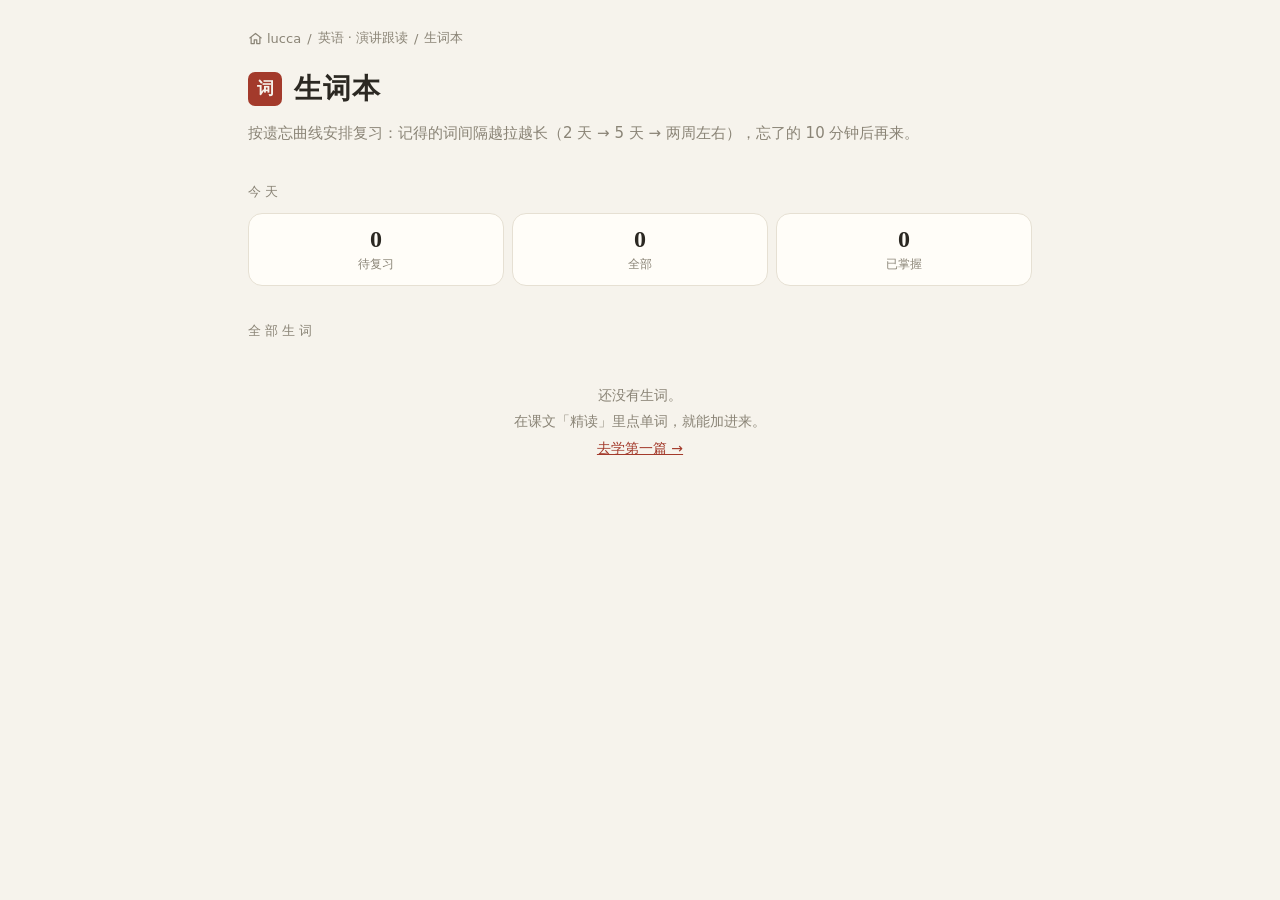
<file: site/vocab/index.html>
<!doctype html><html lang="zh-CN"><head>
<script>
var _hmt = _hmt || [];
(function () {
  var hm = document.createElement("script");
  hm.async = true;
  hm.src = "https://hm.baidu.com/hm.js?82534092f5051fd4adbfda616a3c2178";
  hm.onerror = function () {};
  var s = document.getElementsByTagName("script")[0];
  if (s && s.parentNode) s.parentNode.insertBefore(hm, s);
  else document.head.appendChild(hm);
})();
</script>
<meta charset="utf-8"><link rel="icon" href="/favicon.svg" type="image/svg+xml"><link rel="icon" href="/favicon.ico" sizes="any">
<meta name="viewport" content="width=device-width,initial-scale=1,viewport-fit=cover"><meta name="color-scheme" content="light dark"><meta name="theme-color" content="#f6f3ec" media="(prefers-color-scheme: light)"><meta name="theme-color" content="#16150f" media="(prefers-color-scheme: dark)">
<title>生词本 · 英语</title><!--seo--><meta name="description" content="英语演讲跟读的生词本：收集练习中遇到的单词，随时复习。"><link rel="canonical" href="https://en.lucca.top/vocab/"><meta property="og:type" content="article"><meta property="og:site_name" content="英语 · lucca"><meta property="og:title" content="生词本 · 英语"><meta property="og:description" content="英语演讲跟读的生词本：收集练习中遇到的单词，随时复习。"><meta property="og:url" content="https://en.lucca.top/vocab/"><meta property="og:locale" content="zh_CN"><meta property="og:image" content="https://en.lucca.top/og.png"><meta property="og:image:width" content="1200"><meta property="og:image:height" content="630"><meta property="og:image:alt" content="英语 · 演讲跟读"><meta name="twitter:card" content="summary_large_image"><meta name="twitter:image" content="https://en.lucca.top/og.png"><!--/seo-->
<link rel="stylesheet" href="../assets/en.css"></head><body>
<div class="wrap">
 <div class="crumb"><a class="home" href="https://www.lucca.top/" aria-label="回 lucca 首页"><svg viewBox="0 0 24 24" aria-hidden="true"><path d="M3 11l9-7 9 7M5 10v10h5v-6h4v6h5V10"/></svg><span>lucca</span></a><span>/</span><a href="../">英语 · 演讲跟读</a><span>/</span><span>生词本</span></div>
 <div class="brand"><div class="seal">词</div><h1>生词本</h1></div>
 <p class="tag">按遗忘曲线安排复习：记得的词间隔越拉越长（2 天 → 5 天 → 两周左右），忘了的 10 分钟后再来。</p>
 <div class="sec">今天</div>
 <div class="stats"><div><b id="sDue">0</b><span>待复习</span></div><div><b id="sAll">0</b><span>全部</span></div><div><b id="sOk">0</b><span>已掌握</span></div></div>
 <div id="review" style="margin-top:14px"></div>
 <div class="sec">全部生词</div>
 <div class="vlist" id="vlist"></div>
</div>
<div class="sheet-bg" id="sheetBg"></div>
<script src="../assets/core.js"></script>
<script>
const {Vocab,speak,esc,SPK,toast}=EN,$=s=>document.querySelector(s);
let queue=[],cur=null,shown=false;
function stats(){const a=Object.values(Vocab.all());$('#sDue').textContent=Vocab.due().length;$('#sAll').textContent=a.length;$('#sOk').textContent=a.filter(x=>x.iv>=21).length}
function list(){const a=Object.values(Vocab.all()).sort((x,y)=>y.added-x.added);
 $('#vlist').innerHTML=a.length?a.map(x=>{const d=Math.ceil((x.due-Date.now())/864e5);return '<div class="vrow"><button class="spk" data-s="'+esc(x.w)+'">'+SPK+'</button><div style="min-width:0;flex:1"><div class="wd">'+esc(x.w)+'</div><div class="mn">'+esc(x.m||x.ctxzh||'')+'</div></div><span class="due">'+(d<=0?'今天':d+' 天后')+'</span><button class="x" data-x="'+esc(x.w)+'" aria-label="删除">✕</button></div>'}).join(''):'<div class="empty">还没有生词。<br>在课文「精读」里点单词，就能加进来。<br><a href="../jobs/">去学第一篇 →</a></div>';
 document.querySelectorAll('[data-s]').forEach(b=>b.onclick=()=>speak(b.dataset.s));
 document.querySelectorAll('[data-x]').forEach(b=>b.onclick=()=>{if(confirm('从生词本删除「'+b.dataset.x+'」？')){Vocab.remove(b.dataset.x);refresh()}})}
function review(){queue=Vocab.due();cur=queue[0];shown=false;const r=$('#review');
 if(!cur){r.innerHTML=Object.keys(Vocab.all()).length?'<div class="card-rv"><div style="font-size:40px">🎉</div><div class="mean">今天的复习都做完了</div><div class="note" style="margin-top:6px">明天再来，或者去学一段新内容。</div></div>':'';return}
 r.innerHTML='<div class="card-rv" id="card"><div class="note">还剩 '+queue.length+' 个</div><div style="margin-top:14px"><span class="word-big">'+esc(cur.w)+'</span><button class="spk" id="sp">'+SPK+'</button></div>'+(cur.ipa?'<div class="ipa" style="margin:4px 0 0">'+esc(cur.ipa)+'</div>':'')+
 '<div id="back" style="display:none;align-self:stretch;margin-top:12px">'+(cur.m?'<div class="mean">'+esc(cur.m)+'</div>':'')+(cur.ex?'<div class="ex" style="text-align:left">'+esc(cur.ex)+'<small>'+esc(cur.exzh)+'</small></div>':'')+(cur.ctx?'<div class="ctx">原句：'+esc(cur.ctx)+'<br>'+esc(cur.ctxzh||'')+'</div>':'')+(!cur.m?'<div style="margin-top:10px"><a href="https://dict.youdao.com/result?word='+encodeURIComponent(cur.w)+'&lang=en" target="_blank" rel="noopener">查有道词典</a></div>':'')+'</div>'+
 '<button class="btn pri" id="flip" style="margin-top:18px">想一想，点这里看答案</button></div><div class="grade" id="grade" style="display:none"><button class="g0" data-g="0">忘了<small>'+Vocab.nextLabel(cur,0)+'</small></button><button data-g="1">模糊<small>'+Vocab.nextLabel(cur,1)+'</small></button><button class="g2" data-g="2">记得<small>'+Vocab.nextLabel(cur,2)+'</small></button></div>';
 $('#sp').onclick=()=>speak(cur.w);speak(cur.w);
 $('#flip').onclick=()=>{$('#back').style.display='block';$('#flip').style.display='none';$('#grade').style.display='grid'};
 document.querySelectorAll('#grade button').forEach(b=>b.onclick=()=>{Vocab.grade(cur.w,+b.dataset.g);refresh()})}
function refresh(){stats();list();review()}
refresh();
</script></body></html>
</file>
<file: site/assets/en.css>
:root{--bg:#f6f3ec;--card:#fffdf8;--ink:#2b2822;--sub:#8a8476;--line:#e6e0d3;--accent:#a33a2b;--soft:#f1e6df;--blue:#2f6f8f;--blue-soft:#e3eef2;--gold:#b0812a;--gold-soft:#f4ead3;--green:#4f7a4a;--green-soft:#e6efe3;--hl:#fbeee0}
@media (prefers-color-scheme:dark){:root{--bg:#16150f;--card:#1f1d17;--ink:#e9e4d8;--sub:#8f897b;--line:#2e2b23;--accent:#d06a55;--soft:#2c221d;--blue:#6fb0cf;--blue-soft:#1b2a30;--gold:#d4a650;--gold-soft:#2c2618;--green:#8fbf86;--green-soft:#1e2a1c;--hl:#2e251c}}
*{box-sizing:border-box;margin:0;padding:0;-webkit-tap-highlight-color:transparent}
html{-webkit-text-size-adjust:100%}
html,body{background:var(--bg);color:var(--ink)}
body{font-family:-apple-system,BlinkMacSystemFont,"PingFang SC","Hiragino Sans GB","Noto Sans SC","Microsoft YaHei",system-ui,sans-serif;min-height:100vh;-webkit-font-smoothing:antialiased;padding:0 env(safe-area-inset-right) env(safe-area-inset-bottom) env(safe-area-inset-left)}
.serif,h1,h2{font-family:"Songti SC","Noto Serif SC","Source Han Serif SC","STSong",serif}
.en,.sent .t-en,.word-big{font-family:Georgia,"Times New Roman","Noto Serif",serif}
a{color:var(--accent)}
button{font:inherit;color:inherit;background:none;border:0;cursor:pointer;touch-action:manipulation}
.wrap{max-width:760px;margin:0 auto;padding:28px 18px 80px}
.preview-bar{background:var(--gold-soft);color:var(--gold);font-size:12px;line-height:1.6;text-align:center;padding:6px 12px;letter-spacing:.05em}
.crumb{font-size:13px;color:var(--sub);display:flex;gap:6px;align-items:center;flex-wrap:wrap;margin-bottom:22px}
.crumb a{color:var(--sub);text-decoration:none;padding:10px 4px;margin:-10px -4px}
.brand{display:flex;align-items:center;gap:12px}
.seal{width:34px;height:34px;border-radius:7px;background:var(--accent);color:#f6f3ec;display:grid;place-items:center;font-size:17px;flex:none;font-family:Georgia,serif;font-weight:700}
h1{font-size:28px;font-weight:600;letter-spacing:.04em;line-height:1.35}
.tag{margin-top:12px;color:var(--sub);font-size:15px;line-height:1.8}
.sec{font-size:13px;color:var(--sub);letter-spacing:.3em;margin:36px 0 12px}
.badge{font-size:12px;padding:2px 9px;border-radius:999px;border:1px solid var(--line);color:var(--sub);white-space:nowrap}
.badge.live{color:var(--accent);border-color:var(--accent)}
.list{display:grid;gap:12px}
.item{display:flex;gap:14px;align-items:flex-start;padding:16px 18px;border-radius:16px;background:var(--card);border:1px solid var(--line);color:inherit;text-decoration:none;transition:transform .2s,border-color .2s}
@media (hover:hover){a.item:hover{transform:translateY(-2px);border-color:var(--accent)}}
a.item:active{transform:scale(.99)}
.item .num{font-family:Georgia,serif;font-size:22px;color:var(--accent);width:28px;flex:none;line-height:1.3}
.item.soon{opacity:.62}
.item h3{font-size:17px;font-weight:600;line-height:1.4}
.item .en{font-size:14px;color:var(--sub);margin-top:2px;font-style:italic}
.item p{font-size:14px;color:var(--sub);line-height:1.7;margin-top:6px}
.meta{display:flex;gap:8px;flex-wrap:wrap;margin-top:10px;align-items:center}
.bar{height:4px;border-radius:2px;background:var(--line);overflow:hidden;margin-top:10px}.bar i{display:block;height:100%;background:var(--accent);border-radius:2px}
.steps-intro{display:grid;grid-template-columns:repeat(5,1fr);gap:6px;margin-top:14px}
.steps-intro div{background:var(--card);border:1px solid var(--line);border-radius:12px;padding:10px 4px;text-align:center;font-size:13px}
.steps-intro b{display:block;font-size:18px;margin-bottom:2px}
.note{font-size:13px;color:var(--sub);line-height:1.8}
.foot{margin-top:40px;font-size:12px;color:var(--sub);line-height:1.8;border-top:1px solid var(--line);padding-top:16px}

/* ===== lesson ===== */
body.lesson .wrap{padding-top:0}
.stage{position:sticky;top:0;z-index:20;background:var(--bg);margin:0 -18px;padding:0 0 6px;box-shadow:0 6px 12px -10px rgba(0,0,0,.25)}
.media{position:relative;width:100%;aspect-ratio:16/9;background:#000;overflow:hidden;transition:aspect-ratio .25s,max-height .25s}
.media iframe,.media #yt{position:absolute;inset:0;width:100%;height:100%;border:0}
.stage.mini .media{aspect-ratio:auto;height:0}
.audio-card{position:absolute;inset:0;display:flex;flex-direction:column;justify-content:flex-end;padding:16px 18px;background:radial-gradient(120% 90% at 20% 10%,#5a2a20 0%,#2a1712 55%,#14100c 100%);color:#f6efe4}
.audio-card .who{font-size:12px;letter-spacing:.12em;opacity:.7}
.audio-card .cap{font-family:Georgia,serif;font-size:19px;line-height:1.45;margin-top:8px;min-height:2.9em}
.audio-card .capzh{font-size:13px;opacity:.75;margin-top:4px;min-height:1.4em}
.audio-card .prog{height:3px;background:rgba(255,255,255,.18);border-radius:2px;margin-top:12px;position:relative}
.audio-card .prog i{position:absolute;left:0;top:0;bottom:0;background:#e9a07f;border-radius:2px}
.audio-card .src{position:absolute;top:12px;right:14px;font-size:11px;opacity:.6}
.ctrl{display:flex;align-items:center;justify-content:space-between;gap:2px;padding:6px 8px 0}
.ctrl button{min-width:44px;height:44px;border-radius:12px;display:grid;place-items:center;font-size:13px;color:var(--ink);position:relative}
.ctrl button svg{width:22px;height:22px;fill:none;stroke:currentColor;stroke-width:2;stroke-linecap:round;stroke-linejoin:round}
.ctrl button.on{color:var(--accent);background:var(--soft)}
.ctrl .play{width:52px;height:44px;background:var(--accent);color:#fff}
.ctrl .play svg{fill:#fff;stroke:none}
.ctrl .lbl{font-size:12px;font-weight:600;letter-spacing:.02em}
.ctrl .ab small{position:absolute;bottom:3px;font-size:9px;opacity:.8}
.sub2{display:flex;align-items:center;gap:8px;padding:4px 12px 0;font-size:12px;color:var(--sub)}
.seg-ctl{display:flex;border:1px solid var(--line);border-radius:10px;overflow:hidden;background:var(--card)}
.seg-ctl button{padding:0 11px;height:32px;font-size:13px;color:var(--sub)}
.seg-ctl button.on{background:var(--ink);color:var(--bg)}
.sub2 .sp{flex:1}
.pill-btn{height:32px;padding:0 10px;border-radius:10px;border:1px solid var(--line);background:var(--card);font-size:12px;color:var(--sub)}
.timebar{position:relative;height:18px;margin:2px 14px 0;cursor:pointer;touch-action:none}
.timebar .tr{position:absolute;left:0;right:0;top:8px;height:3px;border-radius:2px;background:var(--line)}
.timebar .fill{position:absolute;left:0;top:8px;height:3px;border-radius:2px;background:var(--accent)}
.timebar .abz{position:absolute;top:6px;height:7px;background:var(--gold);opacity:.35;border-radius:2px}
.timebar .tk{position:absolute;top:5px;width:2px;height:9px;background:var(--sub);opacity:.35}
.lessonhead{padding:14px 0 4px}
.lessonhead h1{font-size:21px}
.lessonhead .en{color:var(--sub);font-size:14px;font-style:italic;margin-top:2px}
.segs{display:flex;gap:8px;overflow-x:auto;padding:12px 18px 6px;margin:0 -18px;scroll-snap-type:x proximity;scrollbar-width:none}
.segs::-webkit-scrollbar{display:none}
.segs button{flex:none;scroll-snap-align:start;text-align:left;padding:9px 12px;border-radius:12px;border:1px solid var(--line);background:var(--card);min-width:128px;max-width:170px}
.segs button b{font-family:Georgia,serif;color:var(--accent);font-size:13px}
.segs button span{display:block;font-size:13px;margin-top:2px;white-space:nowrap;overflow:hidden;text-overflow:ellipsis}
.segs button small{font-size:11px;color:var(--sub)}
.segs button.on{border-color:var(--accent);background:var(--soft)}
.segs .dots{display:flex;gap:3px;margin-top:5px}.segs .dots i{width:14px;height:3px;border-radius:2px;background:var(--line)}.segs .dots i.d{background:var(--green)}
.tabs{display:grid;grid-template-columns:repeat(5,1fr);gap:6px;margin-top:10px}
.tabs button{height:54px;border-radius:12px;border:1px solid var(--line);background:var(--card);font-size:13px;display:flex;flex-direction:column;align-items:center;justify-content:center;gap:1px;position:relative}
.tabs button i{font-style:normal;font-size:11px;color:var(--sub);font-family:Georgia,serif}
.tabs button.on{border-color:var(--accent);color:var(--accent);background:var(--soft)}
.tabs button.done::after{content:"✓";position:absolute;top:3px;right:6px;font-size:11px;color:var(--green)}
.panel{margin-top:12px;background:var(--card);border:1px solid var(--line);border-radius:16px;padding:14px 16px}
.panel h3{font-size:15px;font-weight:600;display:flex;align-items:center;gap:8px}
.panel .how{font-size:13px;color:var(--sub);line-height:1.75;margin-top:6px}
.panel .row{display:flex;gap:8px;flex-wrap:wrap;margin-top:12px}
.btn{height:42px;padding:0 16px;border-radius:12px;border:1px solid var(--line);background:var(--bg);font-size:14px;display:inline-flex;align-items:center;gap:6px}
.btn.pri{background:var(--accent);border-color:var(--accent);color:#fff}
.btn.ok{background:var(--green);border-color:var(--green);color:#fff}
.btn:disabled{opacity:.45}
.counter{font-size:13px;color:var(--sub);margin-left:auto;align-self:center}
.quiz{margin-top:12px;display:grid;gap:8px}
.quiz button{text-align:left;padding:11px 14px;border-radius:12px;border:1px solid var(--line);background:var(--bg);font-size:14px;line-height:1.5}
.quiz button.right{border-color:var(--green);background:var(--green-soft)}
.quiz button.wrong{border-color:var(--accent);background:var(--soft)}
.reveal{margin-top:10px;font-size:14px;line-height:1.8;padding:10px 12px;border-radius:12px;background:var(--gold-soft)}
.chips{display:flex;flex-wrap:wrap;gap:6px;margin-top:10px}
.chip{padding:5px 10px;border-radius:999px;background:var(--blue-soft);color:var(--blue);font-size:13px;font-family:Georgia,serif}
/* transcript */
.tr-head{display:flex;align-items:center;justify-content:space-between;margin:22px 2px 8px;font-size:13px;color:var(--sub)}
.sents{display:grid;gap:2px}
.sent{position:relative;padding:10px 12px 10px 14px;border-radius:12px;cursor:pointer;transition:background .2s;scroll-margin-top:var(--stage-h,300px)}
.sent::before{content:"";position:absolute;left:3px;top:12px;bottom:12px;width:3px;border-radius:2px;background:transparent;transition:background .2s}
.sent .t-en{font-size:17.5px;line-height:1.6}
.sent .t-zh{font-size:14px;color:var(--sub);line-height:1.7;margin-top:3px}
.sent .tm{font-size:11px;color:var(--sub);opacity:.7;font-variant-numeric:tabular-nums;float:right;margin:4px 0 0 8px}
@media (hover:hover){.sent:hover{background:var(--card)}}
.sent.cur{background:var(--hl)}
.sent.cur::before{background:var(--accent)}
.sent.inA{box-shadow:inset 0 0 0 1px var(--gold)}
.mode-en .t-zh,.mode-zh .t-en{display:none}
.mode-zh .t-zh{font-size:16px;color:var(--ink);margin-top:0}
.mode-hide .t-en{filter:blur(6px);opacity:.55;user-select:none}
.mode-hide .t-zh{display:none}
.mode-hide .sent.peek .t-en{filter:none;opacity:1}
.w{border-radius:4px;padding:0 1px;margin:0 -1px}
.reading .w{cursor:pointer}
.reading .w:active,.w.sel{background:var(--blue-soft);color:var(--blue)}
.w.v{border-bottom:1.5px dotted var(--blue)}
.w.saved{background:var(--gold-soft)}
.seg-off{display:none}
/* dictation */
.dict{margin-top:6px}
.dict textarea{width:100%;min-height:76px;border-radius:12px;border:1px solid var(--line);background:var(--bg);color:var(--ink);padding:10px 12px;font:17px/1.5 Georgia,serif;resize:vertical}
.dict .res{margin-top:10px;font:17px/1.7 Georgia,serif}
.dict .res .ok{color:var(--green)}
.dict .res .miss{color:var(--accent);background:var(--soft);border-radius:4px;padding:0 3px}
.dict .res .extra{color:var(--sub);text-decoration:line-through}
.dict .score{font-size:13px;color:var(--sub);margin-top:6px}
.qhead{display:flex;align-items:center;gap:8px;margin-top:10px;font-size:13px;color:var(--sub)}
/* shadow */
.rec{margin-top:10px;display:flex;gap:8px;flex-wrap:wrap;align-items:center}
.rec .btn.recing{background:#c0392b;border-color:#c0392b;color:#fff;animation:pulse 1.2s infinite}
@keyframes pulse{50%{opacity:.7}}
.wave{display:block;width:100%;height:46px;margin-top:10px;border-radius:10px;background:var(--bg)}
.cur-big{margin-top:10px;font:18px/1.6 Georgia,serif;padding:10px 12px;border-radius:12px;background:var(--hl)}
.cur-big small{display:block;font:13px/1.6 -apple-system,"PingFang SC",sans-serif;color:var(--sub);margin-top:4px}
/* popup sheet */
.sheet-bg{position:fixed;inset:0;background:rgba(0,0,0,.28);z-index:60;opacity:0;pointer-events:none;transition:opacity .2s}
.sheet{position:fixed;left:0;right:0;bottom:0;z-index:61;background:var(--card);border-radius:18px 18px 0 0;padding:10px 20px calc(18px + env(safe-area-inset-bottom));transform:translateY(105%);transition:transform .26s cubic-bezier(.2,.8,.2,1);max-width:640px;margin:0 auto;box-shadow:0 -8px 30px rgba(0,0,0,.18)}
.sheet.open{transform:none}.sheet-bg.open{opacity:1;pointer-events:auto}
.sheet .grab{width:38px;height:4px;border-radius:2px;background:var(--line);margin:0 auto 12px}
.word-big{font-size:28px;font-weight:600}
.ipa{color:var(--sub);font-size:15px;margin-left:8px;font-family:"Lucida Sans Unicode","Arial Unicode MS",sans-serif}
.mean{font-size:16px;margin-top:8px;line-height:1.6}
.ex{margin-top:10px;font:16px/1.6 Georgia,serif}
.ex small{display:block;font:13px/1.6 -apple-system,"PingFang SC",sans-serif;color:var(--sub)}
.ctx{margin-top:10px;font-size:13px;color:var(--sub);line-height:1.7;border-left:3px solid var(--line);padding-left:10px}
.toast{position:fixed;left:50%;bottom:calc(24px + env(safe-area-inset-bottom));transform:translate(-50%,20px);background:var(--ink);color:var(--bg);padding:10px 16px;border-radius:12px;font-size:14px;opacity:0;transition:.25s;z-index:80;max-width:88vw;text-align:center;pointer-events:none}
.toast.show{opacity:1;transform:translate(-50%,0)}
.spk{width:40px;height:40px;border-radius:50%;background:var(--blue-soft);color:var(--blue);display:inline-grid;place-items:center;vertical-align:middle;margin-left:6px}
.spk svg{width:20px;height:20px;fill:none;stroke:currentColor;stroke-width:2}
/* vocab review */
.card-rv{background:var(--card);border:1px solid var(--line);border-radius:20px;padding:26px 22px;min-height:260px;display:flex;flex-direction:column;align-items:center;justify-content:center;text-align:center}
.card-rv .ctx{text-align:left;align-self:stretch}
.grade{display:grid;grid-template-columns:repeat(3,1fr);gap:8px;margin-top:14px}
.grade button{height:56px;border-radius:14px;border:1px solid var(--line);background:var(--card);font-size:15px}
.grade button small{display:block;font-size:11px;color:var(--sub)}
.grade .g0{color:var(--accent)}.grade .g2{color:var(--green)}
.stats{display:grid;grid-template-columns:repeat(3,1fr);gap:8px}
.stats div{background:var(--card);border:1px solid var(--line);border-radius:14px;padding:12px;text-align:center}
.stats b{display:block;font-size:24px;font-family:Georgia,serif}
.stats span{font-size:12px;color:var(--sub)}
.vlist{display:grid;gap:8px;margin-top:10px}
.vrow{display:flex;align-items:center;gap:10px;background:var(--card);border:1px solid var(--line);border-radius:12px;padding:10px 12px}
.vrow .wd{font:17px Georgia,serif;font-weight:600}
.vrow .mn{font-size:13px;color:var(--sub);flex:1;min-width:0;overflow:hidden;text-overflow:ellipsis;white-space:nowrap}
.vrow .due{font-size:11px;color:var(--sub);white-space:nowrap}
.vrow button.x{color:var(--sub);width:32px;height:32px}
.empty{text-align:center;color:var(--sub);font-size:14px;padding:30px 0;line-height:1.9}
@media (min-width:900px){
 .wrap{max-width:820px}
 .sent .t-en{font-size:19px}.sent .t-zh{font-size:15px}
 .stage{margin:0;border-radius:0 0 16px 16px}
 .media{border-radius:0}
}
@media (max-width:370px){.ctrl button{min-width:40px}.ctrl .play{width:46px}.seg-ctl button{padding:0 8px}}
.media.audio{aspect-ratio:2.3/1}
.media.audio .audio-card{padding:12px 18px}
.media.audio .audio-card .cap{font-size:17px;min-height:2.9em}
.capmask{position:absolute;left:0;right:0;bottom:0;height:17%;background:#0d0b09;display:none;align-items:center;justify-content:center;color:#8f897b;font-size:11px;letter-spacing:.1em;pointer-events:none;z-index:2}
.media.yt.masked .capmask{display:flex}
@media (min-width:900px){.media.yt{width:min(100%,calc(52vh*16/9));margin:0 auto}.media.audio{aspect-ratio:3.2/1}}
.foot p{margin:0 0 8px}.foot a{color:inherit;text-decoration:underline;text-underline-offset:2px}.foot p[lang=en]{font-size:11px}

/* audio-only compact player */
.media.audio{aspect-ratio:auto!important;height:auto}
.media.audio .audio-card{position:relative;inset:auto;padding:10px 16px 10px}
.media.audio .audio-card .cap,.media.audio .audio-card .capzh{display:none}
.media.audio .audio-card .src{top:10px}
.media.audio .audio-card .prog{margin-top:8px}

/* ===== lesson v2: top title bar + bottom thumb bar ===== */
body.lesson{padding-bottom:calc(78px + env(safe-area-inset-bottom))}
body.lesson .wrap{padding:0 16px 40px}
.topbar{position:sticky;top:0;z-index:30;background:var(--bg);box-shadow:0 6px 12px -10px rgba(0,0,0,.25);padding:4px 8px 2px}
.tb-row{display:flex;align-items:center;gap:4px;min-height:48px}
.tb-home,.tb-vocab,.tb-seg{min-height:44px;display:inline-flex;align-items:center;justify-content:center;border-radius:12px;color:var(--ink);text-decoration:none;flex:none}
.tb-home{width:44px}.tb-home svg{width:22px;height:22px;fill:none;stroke:currentColor;stroke-width:2;stroke-linecap:round;stroke-linejoin:round}
.tb-title{flex:1;min-width:0;line-height:1.3}
.tb-title b{display:block;font-size:14px;font-weight:600;white-space:nowrap;overflow:hidden;text-overflow:ellipsis}
.tb-title span{display:block;font-size:12px;color:var(--sub);white-space:nowrap;overflow:hidden;text-overflow:ellipsis}
.tb-seg{padding:0 10px;font-size:13px;border:1px solid var(--line);background:var(--card)}
.tb-vocab{padding:0 8px;font-size:13px;color:var(--accent)}
.tb-time{display:flex;align-items:center;gap:6px;padding:0 6px 4px;font-size:11px;color:var(--sub);font-variant-numeric:tabular-nums}
.tb-time .timebar{flex:1;margin:0;height:28px}
.tb-time .timebar .tr,.tb-time .timebar .fill{top:12px;height:4px}
.tb-time .timebar .abz{top:10px;height:8px}
.lessonhead{padding:16px 0 2px}
/* thumb bar */
.thumb{position:fixed;left:0;right:0;bottom:0;z-index:40;display:flex;justify-content:space-around;align-items:center;gap:2px;background:var(--card);border-top:1px solid var(--line);padding:6px 6px calc(6px + env(safe-area-inset-bottom));box-shadow:0 -6px 16px -12px rgba(0,0,0,.3)}
.thumb button{flex:1;max-width:76px;min-height:56px;border-radius:14px;display:flex;flex-direction:column;align-items:center;justify-content:center;gap:2px;color:var(--ink)}
.thumb button span{font-size:11px;color:var(--sub);line-height:1.2}
.thumb button svg{width:22px;height:22px;fill:none;stroke:currentColor;stroke-width:2;stroke-linecap:round;stroke-linejoin:round}
.thumb .lbl{font-size:15px;font-weight:700;line-height:22px}
.thumb button.on{color:var(--accent);background:var(--soft)}.thumb button.on span{color:var(--accent)}
.thumb .play{flex:none;width:64px;height:56px;background:var(--accent);color:#fff;max-width:none}
.thumb .play svg{width:28px;height:28px;fill:#fff;stroke:none}
body[data-step="0"] #bAB,body[data-step="1"] #bAB,body[data-step="4"] #bAB{display:none}
.loopchip{position:fixed;left:50%;transform:translateX(-50%);bottom:calc(76px + env(safe-area-inset-bottom));z-index:41;display:flex;align-items:center;gap:4px;background:var(--gold-soft);color:var(--gold);border:1px solid var(--gold);border-radius:999px;padding:0 4px 0 14px;font-size:13px;white-space:nowrap;box-shadow:0 4px 12px -6px rgba(0,0,0,.3)}
.loopchip button{width:44px;height:44px;color:var(--gold);font-size:15px}
.loopchip[hidden],.tocur[hidden],.cover[hidden],.seg-ctl[hidden],.wave[hidden]{display:none}
.tocur{position:fixed;right:14px;bottom:calc(132px + env(safe-area-inset-bottom));z-index:41;height:44px;padding:0 16px;border-radius:999px;background:var(--ink);color:var(--bg);font-size:14px;box-shadow:0 4px 14px -6px rgba(0,0,0,.4)}
.toast{bottom:calc(140px + env(safe-area-inset-bottom))}
/* segments */
.segs{padding:12px 16px 6px;margin:0 -16px}
.segs button{min-height:72px}
.segs .dots{align-items:center}.segs .dots i{height:4px}
.segs .dots em{font-style:normal;font-size:11px;color:var(--sub);margin-left:6px}
.segs button.all{border-color:var(--green)}.segs button.all .dots em{color:var(--green);font-weight:600}
.tabs button{min-height:54px}
.tabs button.done{color:var(--green)}.tabs button.done::after{font-size:13px;font-weight:700}
.panel h3{flex-wrap:wrap}.panel h3 .pos{font-size:12px;font-weight:400;color:var(--sub);margin-left:auto}
.btn{min-height:44px;height:auto}
.btn.big{width:100%;justify-content:center;min-height:50px;font-size:15px}
.nextbar{position:sticky;bottom:calc(76px + env(safe-area-inset-bottom));margin:16px -16px -14px;padding:10px 16px 14px;background:linear-gradient(transparent,var(--card) 30%);border-radius:0 0 16px 16px;z-index:5}
.qpos{flex:1;text-align:center;font-size:13px;color:var(--ink);align-self:center;line-height:1.3}.qpos small{display:block;font-size:11px;color:var(--sub)}
.hint{font-size:12px;color:var(--sub);align-self:center}
.rec .rec-big{min-height:52px;padding:0 22px;font-size:16px;background:var(--accent);border-color:var(--accent);color:#fff;flex:1 1 140px;justify-content:center}
.chip{min-height:44px;display:inline-flex;align-items:center;padding:0 14px}
.quiz button{min-height:48px}
/* transcript */
.tr-head{min-height:44px;gap:8px}
.seg-ctl button{min-width:48px;height:44px}
.cover{margin:0 0 8px;padding:14px 16px;border-radius:14px;background:var(--gold-soft);color:var(--ink);display:grid;gap:6px;font-size:14px;line-height:1.6}
.cover span{font-size:13px;color:var(--sub)}.cover .btn{justify-self:start;background:var(--card)}
.sent{min-height:48px;scroll-margin-top:calc(var(--stage-h,100px) + 12px)}
.sent .side{float:right;display:flex;flex-direction:column;align-items:flex-end;gap:2px;margin:0 0 4px 8px}
.sent .tm{float:none;margin:4px 0 0}
.sent .wl{min-width:44px;min-height:44px;margin:-4px -8px 0 0;border-radius:10px;font-size:12px;color:var(--blue)}
/* hidden mode: show a plain "第 n 句" row instead of blurred text */
.mode-hide .t-en{display:none}
.mode-hide .sent::after{content:attr(data-n) " · 点这里从这句播放";display:block;font-size:14px;color:var(--sub);padding:3px 0}
.mode-hide .sent.peek .t-en{display:block;filter:none;opacity:1}
.mode-hide .sent.peek::after{display:none}
.mode-hide .sent{padding-top:8px;padding-bottom:8px}
/* bigger hit area for inline words without moving text */
.reading .w{padding:12px 3px;margin:-12px -3px;border-radius:6px;background-clip:content-box}
.reading .w.sel,.reading .w:active{background:var(--blue-soft);color:var(--blue)}
/* sheet: shorter, scrollable, above thumb bar */
.sheet{z-index:61;max-height:44vh;overflow-y:auto;overscroll-behavior:contain;padding-bottom:calc(14px + env(safe-area-inset-bottom))}
.sheet .wh{display:flex;align-items:center;gap:4px;flex-wrap:wrap}
.sheet .shx{margin-left:auto;width:44px;height:44px;font-size:17px;color:var(--sub)}
.sheet .spk{width:44px;height:44px}
.sheet .word-big{font-size:26px}
.sheet .sh-row{display:flex;gap:8px;margin-top:12px;flex-wrap:wrap}
.sheet .sh-note{font-size:11px;color:var(--sub);margin-top:8px;text-align:center}
.sheet-bg{background:rgba(0,0,0,.12)}
.sh-h{font-size:14px;font-weight:600;color:var(--ink)}
.sheet.sh-segs{max-height:70vh}
.seglist{display:grid;gap:6px;margin-top:10px}
.seglist button{display:flex;align-items:center;gap:12px;min-height:56px;padding:6px 12px;border-radius:12px;border:1px solid var(--line);background:var(--bg);text-align:left}
.seglist button.on{border-color:var(--accent);background:var(--soft)}
.seglist b{font-family:Georgia,serif;color:var(--accent);width:24px}
.seglist span{flex:1;font-size:14px;line-height:1.4}.seglist small{display:block;font-size:11px;color:var(--sub)}
.seglist em{font-style:normal;font-size:12px;color:var(--sub);white-space:nowrap}.seglist em.all{color:var(--green);font-weight:600}
.wlist{display:flex;flex-wrap:wrap;gap:8px;margin-top:10px}
.wlist button{min-height:44px;min-width:44px;padding:0 12px;border-radius:12px;border:1px solid var(--line);background:var(--bg);font:16px Georgia,serif}
.wlist button.v{border-color:var(--blue);color:var(--blue)}
.foot a{display:inline-block;min-height:24px}
/* ===== desktop: two columns ===== */
@media (min-width:1024px){
 body.lesson{padding-bottom:96px}
 .topbar{padding:6px max(24px,calc((100vw - 1240px)/2))}
 body.lesson .wrap.lgrid{max-width:1240px;display:grid;grid-template-columns:minmax(400px,470px) 1fr;gap:36px;padding:0 24px 40px}
 .colL{position:sticky;top:calc(var(--stage-h,90px) + 8px);align-self:start;max-height:calc(100vh - var(--stage-h,90px) - 110px);overflow-y:auto;padding-bottom:10px;scrollbar-width:thin}
 .colL .segs{margin:0;padding:12px 0 6px}
 .colR{padding-top:16px}
 .nextbar{bottom:0}
 .sent .t-en{font-size:21px;line-height:1.65}.sent .t-zh{font-size:16px}
 .panel .how{font-size:14px}
 .thumb{left:50%;right:auto;transform:translateX(-50%);bottom:16px;width:560px;border:1px solid var(--line);border-radius:20px;padding:6px}
 .loopchip{bottom:96px}.tocur{bottom:104px;right:calc(50% - 600px)}
 .toast{bottom:110px}
 .sheet{max-width:560px;left:50%;right:auto;transform:translate(-50%,105%);width:560px;border-radius:18px;bottom:96px}
 .sheet.open{transform:translate(-50%,0)}
}
.tr-head{flex-wrap:wrap}
.tr-head #trTitle{flex:1 1 180px}
.w.v{border-bottom:0;text-decoration:underline dotted var(--blue);text-decoration-thickness:1.5px;text-underline-offset:4px}
@media (min-width:1024px){.sheet{transform:translate(-50%,calc(100% + 140px))}.sheet.open{transform:translate(-50%,0)}}
.crumb a.home{display:inline-flex;align-items:center;gap:4px;min-height:44px;min-width:44px;padding:0 6px;margin:-12px -6px}.crumb a.home svg{width:15px;height:15px;fill:none;stroke:currentColor;stroke-width:2;stroke-linecap:round;stroke-linejoin:round}
.tb-lucca{width:36px;min-height:44px;display:inline-flex;align-items:center;justify-content:center;color:var(--sub);flex:none;margin-left:-6px}.tb-lucca svg{width:18px;height:18px;fill:none;stroke:currentColor;stroke-width:2;stroke-linecap:round;stroke-linejoin:round}
</file>
